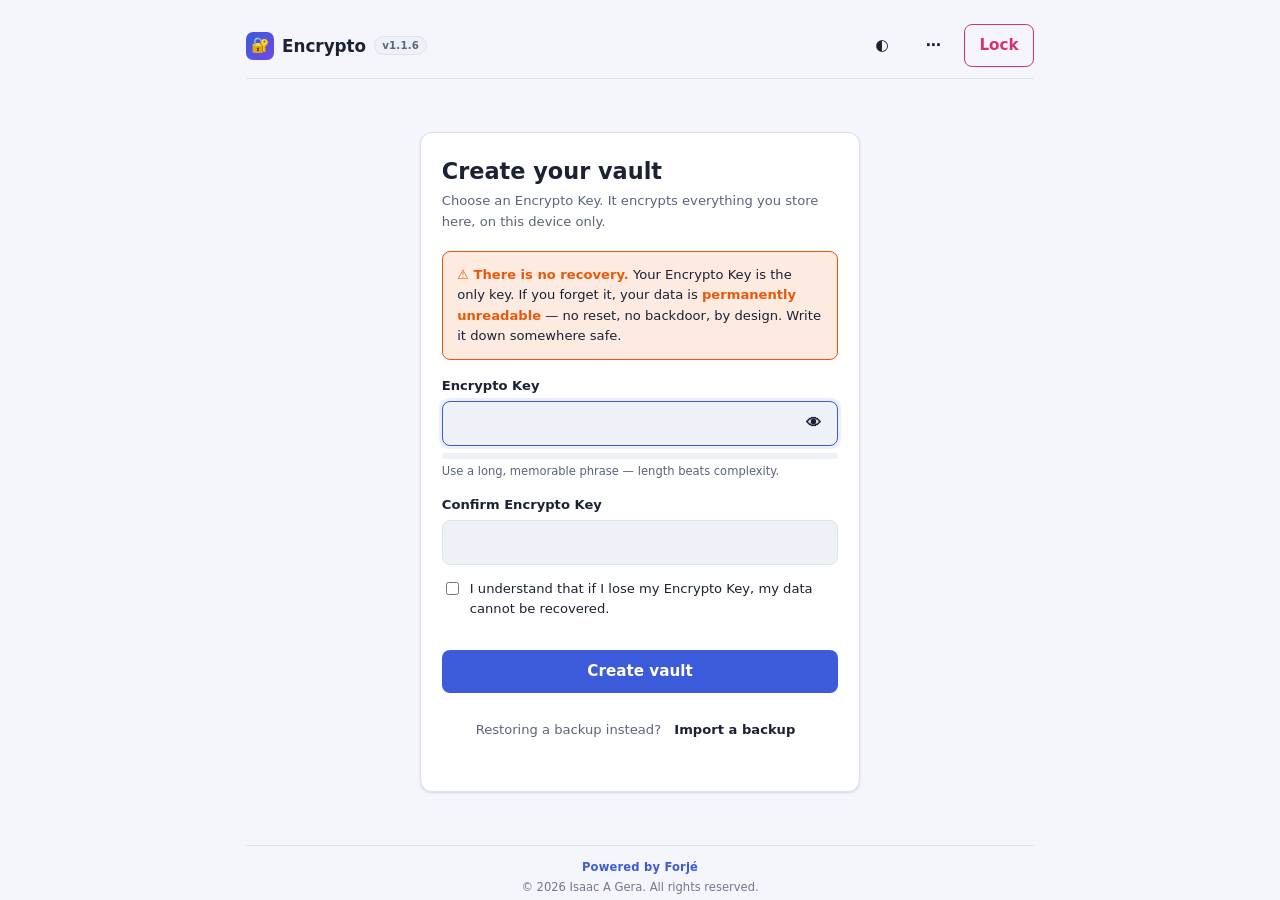
<file: index.html>
<!DOCTYPE html>
<html lang="en" data-theme="">
<head>
<meta charset="UTF-8">
<meta name="viewport" content="width=device-width, initial-scale=1.0, viewport-fit=cover, interactive-widget=resizes-content">
<meta name="description" content="Encrypto — a private, locally-encrypted vault for documents, passwords and card details. Nothing leaves your device.">
<meta name="theme-color" content="#3b5bdb">
<!-- Installed-PWA (iOS): these make the status bar behave and let
     env(safe-area-inset-*) report real values so the header clears the notch. -->
<meta name="apple-mobile-web-app-capable" content="yes">
<meta name="mobile-web-app-capable" content="yes">
<meta name="apple-mobile-web-app-status-bar-style" content="black-translucent">
<meta name="apple-mobile-web-app-title" content="Encrypto">
<title>Encrypto — Private Vault</title>
<link rel="manifest" href="manifest.webmanifest">
<link rel="icon" href="icons/icon.svg" type="image/svg+xml">
<link rel="apple-touch-icon" href="icons/icon-192.png">
<link rel="stylesheet" href="css/styles.css">
</head>
<body>
<div class="app">

  <!-- Top bar (hidden on the gate until unlocked) -->
  <header class="topbar" id="topbar" hidden>
    <div class="brand"><span class="logo" aria-hidden="true">🔐</span> Encrypto <span class="ver-tag" id="verTag" aria-label="version"></span></div>
    <span class="spacer"></span>
    <span class="lock-timer" id="lockTimer" aria-live="off"></span>
    <button class="btn btn-ghost btn-icon" id="themeBtn" aria-label="Toggle light/dark theme" title="Toggle theme">◐</button>
    <button class="btn btn-ghost btn-icon" id="menuBtn" aria-label="Backup & settings" title="Backup & settings" aria-haspopup="menu">⋯</button>
    <button class="btn btn-danger" id="lockBtn" title="Lock the vault now">Lock</button>
  </header>

  <!-- ===================== GATE: SETUP (first run) ===================== -->
  <section class="screen" id="screenSetup" aria-labelledby="setupHeading">
    <div class="gate">
      <div class="panel gate-card">
        <h1 id="setupHeading">Create your vault</h1>
        <p class="lead">Choose an Encrypto Key. It encrypts everything you store here, on this device only.</p>

        <div class="warn-box" role="note">
          <strong>⚠ There is no recovery.</strong> Your Encrypto Key is the only key. If you
          forget it, your data is <strong>permanently unreadable</strong> — no reset, no backdoor,
          by design. Write it down somewhere safe.
        </div>

        <form id="setupForm" novalidate>
          <div class="field">
            <label for="setupPass">Encrypto Key</label>
            <div class="input-wrap">
              <input type="password" id="setupPass" autocomplete="new-password" autocapitalize="off" spellcheck="false" required>
              <button type="button" class="btn btn-ghost btn-icon reveal-btn" data-reveal="setupPass" aria-label="Show Encrypto Key">👁</button>
            </div>
            <div class="meter" aria-hidden="true"><span id="setupMeterBar"></span></div>
            <div class="meter-label" id="setupMeterLabel">Use a long, memorable phrase — length beats complexity.</div>
          </div>

          <div class="field">
            <label for="setupPass2">Confirm Encrypto Key</label>
            <div class="input-wrap">
              <input type="password" id="setupPass2" autocomplete="new-password" autocapitalize="off" spellcheck="false" required>
            </div>
          </div>

          <label style="display:flex;gap:0.5rem;align-items:flex-start;font-size:var(--fs-sm);margin-bottom:0.8rem;cursor:pointer">
            <input type="checkbox" id="setupAck" style="width:auto;min-height:0;margin-top:3px">
            <span>I understand that if I lose my Encrypto Key, my data cannot be recovered.</span>
          </label>

          <div class="form-error" id="setupError" role="alert"></div>
          <button type="submit" class="btn btn-primary" id="setupSubmit" style="width:100%">Create vault</button>
        </form>

        <p class="lead" style="margin-top:1rem;text-align:center">
          Restoring a backup instead?
          <button type="button" class="btn btn-ghost" id="setupImportBtn" style="padding:0.2rem 0.5rem">Import a backup</button>
        </p>
      </div>
    </div>
  </section>

  <!-- ===================== GATE: UNLOCK ===================== -->
  <section class="screen" id="screenUnlock" aria-labelledby="unlockHeading">
    <div class="gate">
      <div class="panel gate-card">
        <h1 id="unlockHeading">Unlock vault</h1>
        <p class="lead">Enter your Encrypto Key to decrypt your data.</p>
        <form id="unlockForm" novalidate>
          <div class="field">
            <label for="unlockPass">Encrypto Key</label>
            <div class="input-wrap">
              <input type="password" id="unlockPass" autocomplete="current-password" autocapitalize="off" spellcheck="false" required autofocus>
              <button type="button" class="btn btn-ghost btn-icon reveal-btn" data-reveal="unlockPass" aria-label="Show Encrypto Key">👁</button>
            </div>
          </div>
          <div class="form-error" id="unlockError" role="alert"></div>
          <button type="submit" class="btn btn-primary" id="unlockSubmit" style="width:100%">Unlock</button>
        </form>
        <p class="lead" style="margin-top:1rem;text-align:center">
          <button type="button" class="btn btn-ghost" id="unlockImportBtn" style="padding:0.2rem 0.5rem">Import a backup</button>
        </p>
      </div>
    </div>
  </section>

  <!-- ===================== VAULT ===================== -->
  <main class="screen" id="screenVault" aria-labelledby="vaultHeading">
    <h1 id="vaultHeading" class="sr-only">Your vault</h1>

    <div class="vault-toolbar">
      <input type="search" class="search" id="searchInput" placeholder="Search entries…" aria-label="Search entries" autocomplete="off">
      <button class="btn btn-primary" id="addBtn">+ Add</button>
    </div>

    <div class="filters" id="typeFilters" role="group" aria-label="Filter by type">
      <button class="chip-btn" data-type="all" aria-pressed="true">All</button>
      <button class="chip-btn" data-type="Document" aria-pressed="false">Documents</button>
      <button class="chip-btn" data-type="Password" aria-pressed="false">Passwords</button>
      <button class="chip-btn" data-type="Card" aria-pressed="false">Cards</button>
      <button class="chip-btn" data-type="Note" aria-pressed="false">Notes</button>
    </div>

    <ul class="entry-list" id="entryList" aria-live="polite"></ul>
  </main>

  <!-- Footer (Powered by Forjé) -->
  <footer class="app-footer">
    <span class="app-footer-brand">Powered by Forjé</span>
    <span class="app-footer-copy">© 2026 Isaac A Gera. All rights reserved.</span>
  </footer>
</div>

<!-- ===================== ENTRY MODAL ===================== -->
<div class="modal-backdrop" id="entryModalBackdrop" role="dialog" aria-modal="true" aria-labelledby="entryModalTitle">
  <div class="modal" id="entryModal">
    <div class="modal-head">
      <h2 id="entryModalTitle">Add entry</h2>
      <button class="btn btn-ghost btn-icon" id="entryCloseBtn" aria-label="Close">✕</button>
    </div>
    <form id="entryForm" novalidate>
      <input type="hidden" id="entryId">
      <div class="field">
        <label for="entryType">Type</label>
        <select id="entryType">
          <option value="Document">Document</option>
          <option value="Password">Password</option>
          <option value="Card">Card</option>
          <option value="Note">Note</option>
        </select>
      </div>
      <div class="field">
        <label for="entryTitle">Title</label>
        <input type="text" id="entryTitle" required autocomplete="off" placeholder="e.g. Passport, Gmail, Visa card">
      </div>
      <!-- type-specific fields injected here -->
      <div id="entryFields"></div>

      <!-- ===== Attachments (v1.1) ===== -->
      <div class="attach-section" id="attachSection">
        <div class="attach-head">
          <h3>Attachments</h3>
          <span class="attach-busy" id="attachBusy" hidden>Working…</span>
        </div>
        <p class="attach-hint" id="attachHint">Attach scans, photos or PDFs. Each file is encrypted with your vault key.</p>
        <ul class="attach-list" id="attachList" aria-live="polite"></ul>
        <div class="attach-add-row">
          <button type="button" class="btn" id="attachAddBtn">📎 Add file</button>
          <span class="attach-busy" id="attachLimit">Max 5&nbsp;MB/file</span>
        </div>
      </div>

      <div class="form-error" id="entryError" role="alert"></div>
      <div class="modal-actions">
        <button type="button" class="btn btn-danger" id="entryDeleteBtn" hidden>Delete</button>
        <span class="spacer"></span>
        <button type="button" class="btn" id="entryCancelBtn">Cancel</button>
        <button type="submit" class="btn btn-primary" id="entrySaveBtn">Save</button>
      </div>
    </form>
  </div>
</div>

<!-- ===================== MENU MODAL (backup/settings) ===================== -->
<div class="modal-backdrop" id="menuModalBackdrop" role="dialog" aria-modal="true" aria-labelledby="menuModalTitle">
  <div class="modal" id="menuModal">
    <div class="modal-head">
      <h2 id="menuModalTitle">Backup & settings</h2>
      <button class="btn btn-ghost btn-icon" id="menuCloseBtn" aria-label="Close">✕</button>
    </div>
    <p class="lead">Your vault lives only in this browser on this device. Export an encrypted
      backup regularly — clearing browser data will erase the vault. Backups include attachments.</p>
    <div style="display:flex;flex-direction:column;gap:0.6rem">
      <button class="btn" id="exportBtn">⬇ Export encrypted backup</button>
      <button class="btn" id="importBtn">⬆ Import backup (replaces current)</button>
      <hr style="border:none;border-top:1px solid var(--border);margin:0.4rem 0">
      <button class="btn btn-danger" id="wipeBtn">🗑 Delete vault from this device</button>
    </div>
  </div>
</div>

<!-- hidden file inputs -->
<input type="file" id="importFile" accept="application/json,.json,.encrypto" hidden>
<input type="file" id="attachFile" hidden>

<div class="toast" id="toast" role="status" aria-live="polite"></div>

<!-- update-ready action toast -->
<div class="update-toast" id="updateToast" role="alertdialog" aria-labelledby="updateMsg" hidden>
  <span class="update-msg" id="updateMsg">A new version is ready.</span>
  <span class="update-actions">
    <button type="button" class="btn btn-primary btn-sm" id="updateNowBtn">Update</button>
    <button type="button" class="btn btn-ghost btn-sm" id="updateLaterBtn">Later</button>
  </span>
</div>

<script src="js/crypto.js"></script>
<script src="js/attachments.js"></script>
<script src="js/store.js"></script>
<script src="js/app.js"></script>
</body>
</html>
</file>
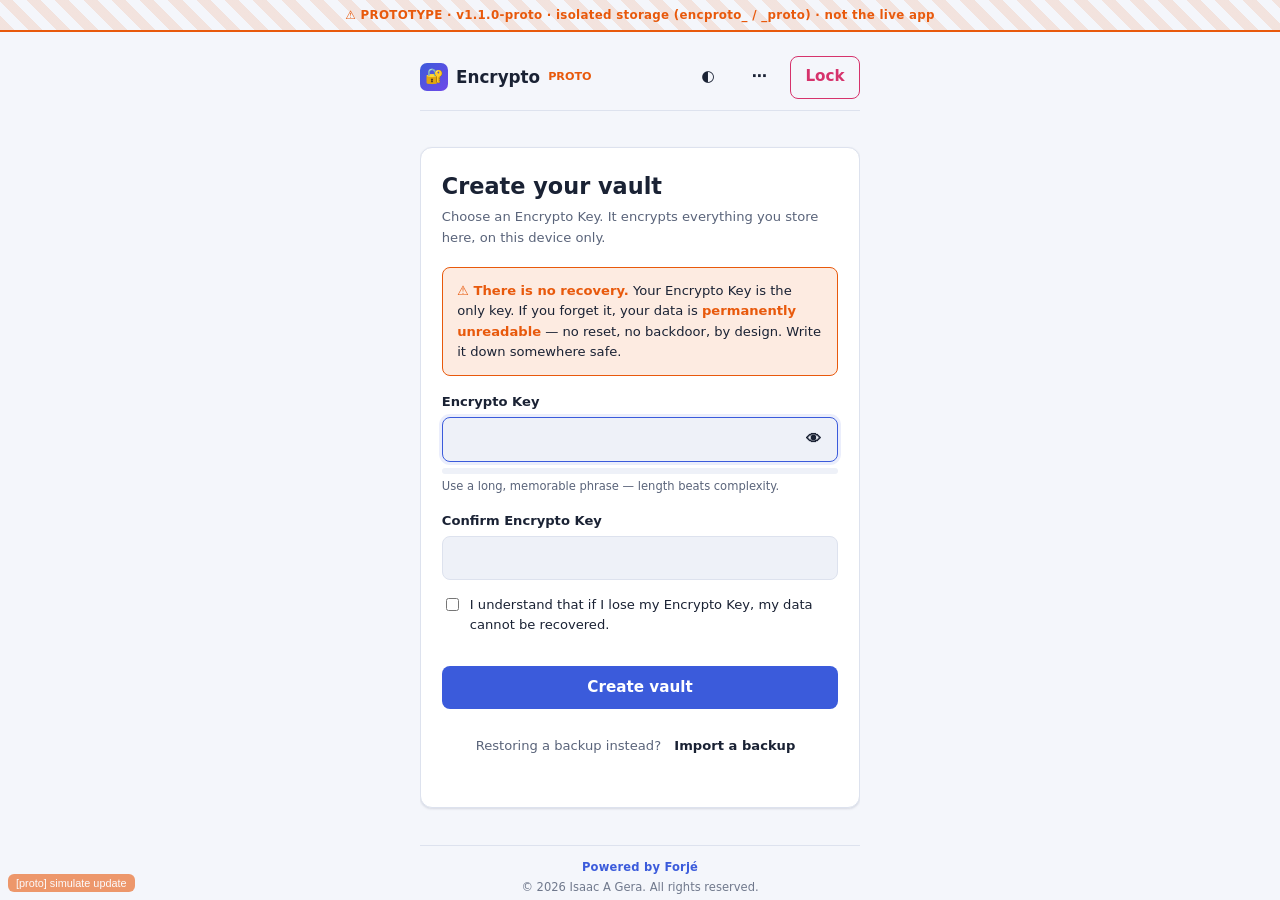
<file: prototypes/index.html>
<!DOCTYPE html>
<html lang="en" data-theme="">
<head>
<meta charset="UTF-8">
<meta name="viewport" content="width=device-width, initial-scale=1.0, viewport-fit=cover, interactive-widget=resizes-content">
<meta name="description" content="Encrypto PROTOTYPE (v1.1.0-proto) — attachments feature testbed. Isolated storage; not the shipped app.">
<meta name="theme-color" content="#3b5bdb">
<meta name="apple-mobile-web-app-capable" content="yes">
<meta name="mobile-web-app-capable" content="yes">
<meta name="apple-mobile-web-app-status-bar-style" content="black-translucent">
<meta name="apple-mobile-web-app-title" content="Encrypto">
<title>Encrypto [PROTO] — Attachments</title>
<link rel="icon" href="../icons/icon.svg" type="image/svg+xml">
<link rel="stylesheet" href="css/styles.css">
</head>
<body>
<!-- PROTOTYPE banner — never mistake this for the shipped app -->
<div class="proto-banner" role="note">⚠ PROTOTYPE · v1.1.0-proto · isolated storage (encproto_ / _proto) · not the live app</div>

<div class="app">

  <header class="topbar" id="topbar" hidden>
    <div class="brand"><span class="logo" aria-hidden="true">🔐</span> Encrypto <span style="font-size:.7rem;color:var(--warn);font-weight:700">PROTO</span></div>
    <span class="spacer"></span>
    <span class="lock-timer" id="lockTimer" aria-live="off"></span>
    <button class="btn btn-ghost btn-icon" id="themeBtn" aria-label="Toggle light/dark theme" title="Toggle theme">◐</button>
    <button class="btn btn-ghost btn-icon" id="menuBtn" aria-label="Backup & settings" title="Backup & settings" aria-haspopup="menu">⋯</button>
    <button class="btn btn-danger" id="lockBtn" title="Lock the vault now">Lock</button>
  </header>

  <!-- ===================== GATE: SETUP (first run) ===================== -->
  <section class="screen" id="screenSetup" aria-labelledby="setupHeading">
    <div class="gate">
      <div class="panel gate-card">
        <h1 id="setupHeading">Create your vault</h1>
        <p class="lead">Choose an Encrypto Key. It encrypts everything you store here, on this device only.</p>

        <div class="warn-box" role="note">
          <strong>⚠ There is no recovery.</strong> Your Encrypto Key is the only key. If you
          forget it, your data is <strong>permanently unreadable</strong> — no reset, no backdoor,
          by design. Write it down somewhere safe.
        </div>

        <form id="setupForm" novalidate>
          <div class="field">
            <label for="setupPass">Encrypto Key</label>
            <div class="input-wrap">
              <input type="password" id="setupPass" autocomplete="new-password" autocapitalize="off" spellcheck="false" required>
              <button type="button" class="btn btn-ghost btn-icon reveal-btn" data-reveal="setupPass" aria-label="Show Encrypto Key">👁</button>
            </div>
            <div class="meter" aria-hidden="true"><span id="setupMeterBar"></span></div>
            <div class="meter-label" id="setupMeterLabel">Use a long, memorable phrase — length beats complexity.</div>
          </div>

          <div class="field">
            <label for="setupPass2">Confirm Encrypto Key</label>
            <div class="input-wrap">
              <input type="password" id="setupPass2" autocomplete="new-password" autocapitalize="off" spellcheck="false" required>
            </div>
          </div>

          <label style="display:flex;gap:0.5rem;align-items:flex-start;font-size:var(--fs-sm);margin-bottom:0.8rem;cursor:pointer">
            <input type="checkbox" id="setupAck" style="width:auto;min-height:0;margin-top:3px">
            <span>I understand that if I lose my Encrypto Key, my data cannot be recovered.</span>
          </label>

          <div class="form-error" id="setupError" role="alert"></div>
          <button type="submit" class="btn btn-primary" id="setupSubmit" style="width:100%">Create vault</button>
        </form>

        <p class="lead" style="margin-top:1rem;text-align:center">
          Restoring a backup instead?
          <button type="button" class="btn btn-ghost" id="setupImportBtn" style="padding:0.2rem 0.5rem">Import a backup</button>
        </p>
      </div>
    </div>
  </section>

  <!-- ===================== GATE: UNLOCK ===================== -->
  <section class="screen" id="screenUnlock" aria-labelledby="unlockHeading">
    <div class="gate">
      <div class="panel gate-card">
        <h1 id="unlockHeading">Unlock vault</h1>
        <p class="lead">Enter your Encrypto Key to decrypt your data.</p>
        <form id="unlockForm" novalidate>
          <div class="field">
            <label for="unlockPass">Encrypto Key</label>
            <div class="input-wrap">
              <input type="password" id="unlockPass" autocomplete="current-password" autocapitalize="off" spellcheck="false" required autofocus>
              <button type="button" class="btn btn-ghost btn-icon reveal-btn" data-reveal="unlockPass" aria-label="Show Encrypto Key">👁</button>
            </div>
          </div>
          <div class="form-error" id="unlockError" role="alert"></div>
          <button type="submit" class="btn btn-primary" id="unlockSubmit" style="width:100%">Unlock</button>
        </form>
        <p class="lead" style="margin-top:1rem;text-align:center">
          <button type="button" class="btn btn-ghost" id="unlockImportBtn" style="padding:0.2rem 0.5rem">Import a backup</button>
        </p>
      </div>
    </div>
  </section>

  <!-- ===================== VAULT ===================== -->
  <main class="screen" id="screenVault" aria-labelledby="vaultHeading">
    <h1 id="vaultHeading" class="sr-only">Your vault</h1>

    <div class="vault-toolbar">
      <input type="search" class="search" id="searchInput" placeholder="Search entries…" aria-label="Search entries" autocomplete="off">
      <button class="btn btn-primary" id="addBtn">+ Add</button>
    </div>

    <div class="filters" id="typeFilters" role="group" aria-label="Filter by type">
      <button class="chip-btn" data-type="all" aria-pressed="true">All</button>
      <button class="chip-btn" data-type="Document" aria-pressed="false">Documents</button>
      <button class="chip-btn" data-type="Password" aria-pressed="false">Passwords</button>
      <button class="chip-btn" data-type="Card" aria-pressed="false">Cards</button>
      <button class="chip-btn" data-type="Note" aria-pressed="false">Notes</button>
    </div>

    <ul class="entry-list" id="entryList" aria-live="polite"></ul>
  </main>

  <footer class="app-footer">
    <span class="app-footer-brand">Powered by Forjé</span>
    <span class="app-footer-copy">© 2026 Isaac A Gera. All rights reserved.</span>
  </footer>
</div>

<!-- ===================== ENTRY MODAL ===================== -->
<div class="modal-backdrop" id="entryModalBackdrop" role="dialog" aria-modal="true" aria-labelledby="entryModalTitle">
  <div class="modal" id="entryModal">
    <div class="modal-head">
      <h2 id="entryModalTitle">Add entry</h2>
      <button class="btn btn-ghost btn-icon" id="entryCloseBtn" aria-label="Close">✕</button>
    </div>
    <form id="entryForm" novalidate>
      <input type="hidden" id="entryId">
      <div class="field">
        <label for="entryType">Type</label>
        <select id="entryType">
          <option value="Document">Document</option>
          <option value="Password">Password</option>
          <option value="Card">Card</option>
          <option value="Note">Note</option>
        </select>
      </div>
      <div class="field">
        <label for="entryTitle">Title</label>
        <input type="text" id="entryTitle" required autocomplete="off" placeholder="e.g. Passport, Gmail, Visa card">
      </div>
      <!-- type-specific fields injected here -->
      <div id="entryFields"></div>

      <!-- ===== Attachments (v1.1) ===== -->
      <div class="attach-section" id="attachSection">
        <div class="attach-head">
          <h3>Attachments</h3>
          <span class="attach-busy" id="attachBusy" hidden>Working…</span>
        </div>
        <p class="attach-hint" id="attachHint">Attach scans, photos or PDFs. Each file is encrypted with your vault key.</p>
        <ul class="attach-list" id="attachList" aria-live="polite"></ul>
        <div class="attach-add-row">
          <button type="button" class="btn" id="attachAddBtn">📎 Add file</button>
          <span class="attach-busy" id="attachLimit">Max 5&nbsp;MB/file</span>
        </div>
      </div>

      <div class="form-error" id="entryError" role="alert"></div>
      <div class="modal-actions">
        <button type="button" class="btn btn-danger" id="entryDeleteBtn" hidden>Delete</button>
        <span class="spacer"></span>
        <button type="button" class="btn" id="entryCancelBtn">Cancel</button>
        <button type="submit" class="btn btn-primary" id="entrySaveBtn">Save</button>
      </div>
    </form>
  </div>
</div>

<!-- ===================== MENU MODAL (backup/settings) ===================== -->
<div class="modal-backdrop" id="menuModalBackdrop" role="dialog" aria-modal="true" aria-labelledby="menuModalTitle">
  <div class="modal" id="menuModal">
    <div class="modal-head">
      <h2 id="menuModalTitle">Backup & settings</h2>
      <button class="btn btn-ghost btn-icon" id="menuCloseBtn" aria-label="Close">✕</button>
    </div>
    <p class="lead">Your vault lives only in this browser on this device. Export an encrypted
      backup regularly — clearing browser data will erase the vault. Backups include attachments.</p>
    <div style="display:flex;flex-direction:column;gap:0.6rem">
      <button class="btn" id="exportBtn">⬇ Export encrypted backup</button>
      <button class="btn" id="importBtn">⬆ Import backup (replaces current)</button>
      <hr style="border:none;border-top:1px solid var(--border);margin:0.4rem 0">
      <button class="btn btn-danger" id="wipeBtn">🗑 Delete vault from this device</button>
    </div>
  </div>
</div>

<!-- hidden file inputs -->
<input type="file" id="importFile" accept="application/json,.json,.encrypto" hidden>
<input type="file" id="attachFile" hidden>

<div class="toast" id="toast" role="status" aria-live="polite"></div>

<!-- update-ready action toast -->
<div class="update-toast" id="updateToast" role="alertdialog" aria-labelledby="updateMsg" hidden>
  <span class="update-msg" id="updateMsg">A new version is ready.</span>
  <span class="update-actions">
    <button type="button" class="btn btn-primary btn-sm" id="updateNowBtn">Update</button>
    <button type="button" class="btn btn-ghost btn-sm" id="updateLaterBtn">Later</button>
  </span>
</div>

<!-- PROTOTYPE-only: simulate an update-ready event (no real SW in the prototype) -->
<button type="button" id="simUpdateBtn"
  style="position:fixed;left:8px;bottom:8px;z-index:80;font-size:.68rem;opacity:.6;background:#e8590c;color:#fff;border:0;border-radius:6px;padding:3px 8px;cursor:pointer">
  [proto] simulate update
</button>

<script src="js/crypto.js"></script>
<script src="js/attachments.js"></script>
<script src="js/store.js"></script>
<script src="js/app.js"></script>
</body>
</html>
</file>
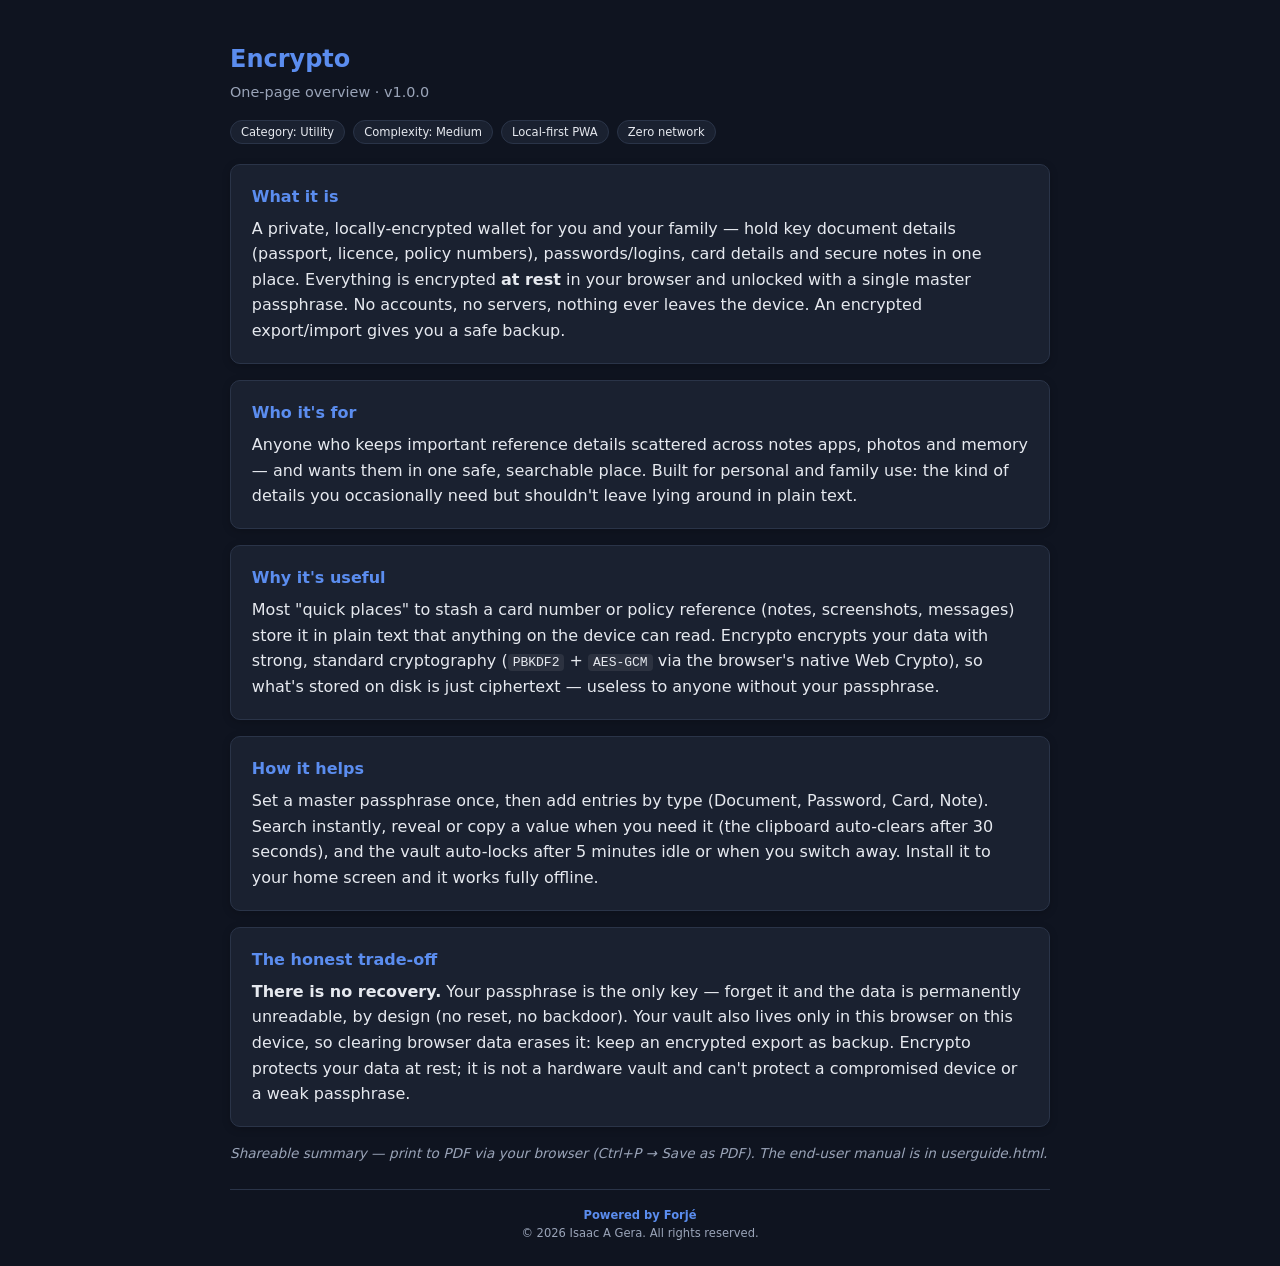
<file: overview.html>
﻿<!DOCTYPE html>
<html lang="en">
<head>
<meta charset="UTF-8">
<meta name="viewport" content="width=device-width,initial-scale=1.0">
<title>Encrypto - Overview</title>
<style>
  body{font-family:system-ui,-apple-system,'Segoe UI',sans-serif;background:#0f1420;color:#e6e9ef;line-height:1.6;max-width:820px;margin:0 auto;padding:1.5rem}
  h1{color:#5b8def;font-size:1.5rem;margin-bottom:.15rem}
  .sub{color:#9aa4b8;font-size:.9rem;margin-bottom:1rem}
  .tag{display:inline-block;background:rgba(224,169,74,0.18);color:#e0a94a;font-weight:700;font-size:.7rem;padding:2px 10px;border-radius:999px;margin-bottom:1rem;border:1px solid rgba(224,169,74,0.3)}
  .meta{display:flex;gap:.5rem;flex-wrap:wrap;margin-bottom:1.2rem}
  .chip{font-size:.72rem;padding:2px 10px;border-radius:999px;border:1px solid #2a3448;background:#1a2130;color:#e6e9ef}
  .card{background:#1a2130;border:1px solid #2a3448;border-radius:10px;padding:1rem 1.3rem;box-shadow:0 2px 8px rgba(0,0,0,.2);margin-bottom:1rem}
  h2{color:#5b8def;font-size:1rem;margin:.2rem 0 .4rem}
  p{margin:.2rem 0;color:#e6e9ef}
  ul{margin:.3rem 0;padding-left:1.2rem;color:#e6e9ef}
  li{margin-bottom:.25rem}
  strong{color:#e6e9ef}
  code{background:rgba(255,255,255,0.08);padding:1px 5px;border-radius:4px;color:#e6e9ef}
  em{color:#9aa4b8}
  .hint{color:#9aa4b8;font-style:italic}
  .footer{margin-top:1.5rem;padding-top:1rem;border-top:1px solid #2a3448;text-align:center;color:#9aa4b8;font-size:.72rem;line-height:1.6}
  .footer .brand{color:#5b8def;font-weight:600}
  @media print{
    body{background:#fff;color:#1e293b;max-width:none;padding:0;font-size:11pt}
    .card{background:#fff;border-color:#ddd;box-shadow:none;break-inside:avoid}
    .tag{background:#fef3c7;color:#92400e;border-color:#92400e}
    h1,h2{color:#000}
    p,ul,li,strong{color:#1e293b}
    code{background:#f5f5f5;color:#1e293b}
    .chip{background:#f5f5f5;border-color:#ddd;color:#333}
    .footer{display:none}
  }
</style>
</head>
<body>
  <h1>Encrypto</h1>
  <div class="sub">One-page overview &middot; v1.0.0</div>
  <div class="meta">
    <span class="chip">Category: Utility</span>
    <span class="chip">Complexity: Medium</span>
    <span class="chip">Local-first PWA</span>
    <span class="chip">Zero network</span>
  </div>

  <div class="card">
    <h2>What it is</h2>
    <p>A private, locally-encrypted wallet for you and your family — hold key document details (passport, licence, policy numbers), passwords/logins, card details and secure notes in one place. Everything is encrypted <strong>at rest</strong> in your browser and unlocked with a single master passphrase. No accounts, no servers, nothing ever leaves the device. An encrypted export/import gives you a safe backup.</p>
  </div>

  <div class="card">
    <h2>Who it's for</h2>
    <p>Anyone who keeps important reference details scattered across notes apps, photos and memory — and wants them in one safe, searchable place. Built for personal and family use: the kind of details you occasionally need but shouldn't leave lying around in plain text.</p>
  </div>

  <div class="card">
    <h2>Why it's useful</h2>
    <p>Most "quick places" to stash a card number or policy reference (notes, screenshots, messages) store it in plain text that anything on the device can read. Encrypto encrypts your data with strong, standard cryptography (<code>PBKDF2</code> + <code>AES-GCM</code> via the browser's native Web Crypto), so what's stored on disk is just ciphertext — useless to anyone without your passphrase.</p>
  </div>

  <div class="card">
    <h2>How it helps</h2>
    <p>Set a master passphrase once, then add entries by type (Document, Password, Card, Note). Search instantly, reveal or copy a value when you need it (the clipboard auto-clears after 30 seconds), and the vault auto-locks after 5 minutes idle or when you switch away. Install it to your home screen and it works fully offline.</p>
  </div>

  <div class="card">
    <h2>The honest trade-off</h2>
    <p><strong>There is no recovery.</strong> Your passphrase is the only key — forget it and the data is permanently unreadable, by design (no reset, no backdoor). Your vault also lives only in this browser on this device, so clearing browser data erases it: keep an encrypted export as backup. Encrypto protects your data at rest; it is not a hardware vault and can't protect a compromised device or a weak passphrase.</p>
  </div>

  <p class="hint" style="font-size:.85rem;margin-top:1rem">
    Shareable summary — print to PDF via your browser (Ctrl+P &rarr; Save as PDF).
    The end-user manual is in userguide.html.
  </p>

  <div class="footer">
    <div class="brand">Powered by Forjé</div>
    <div>&copy; 2026 Isaac A Gera. All rights reserved.</div>
  </div>
</body>
</html>
</file>
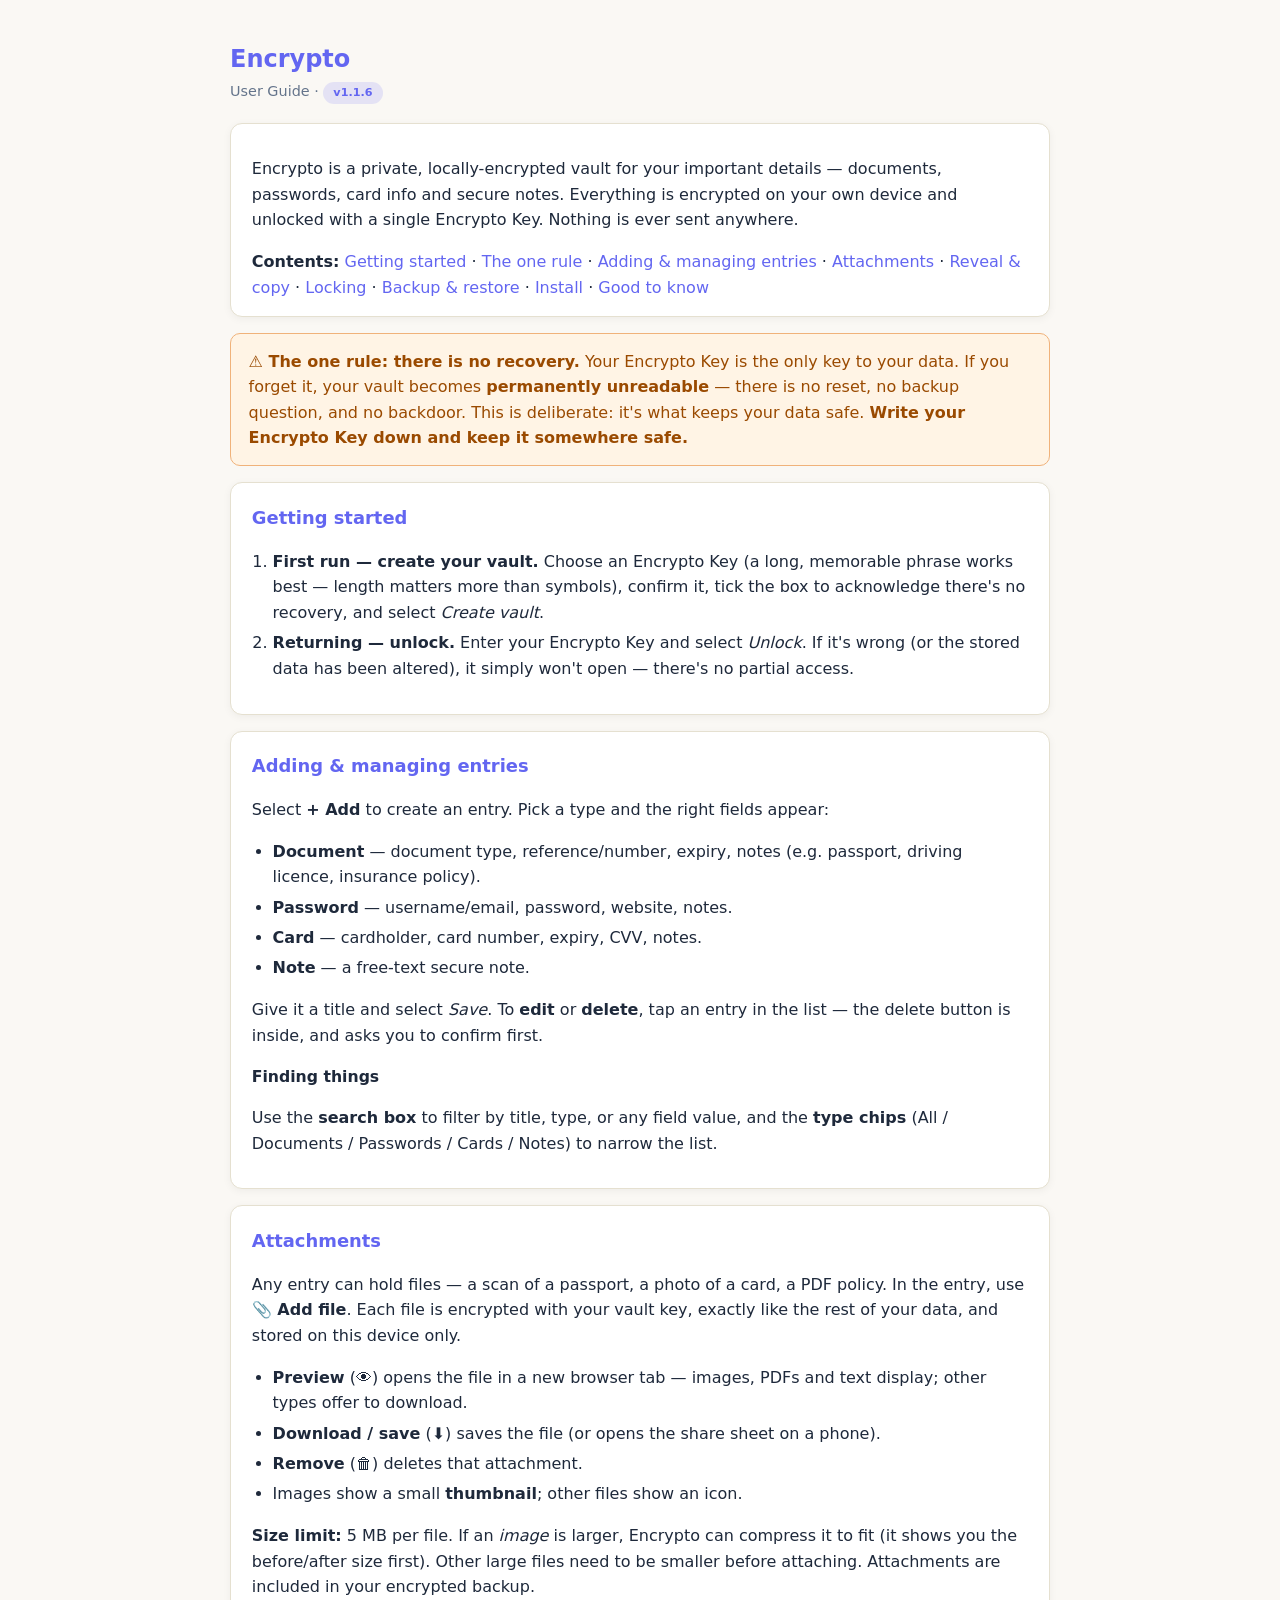
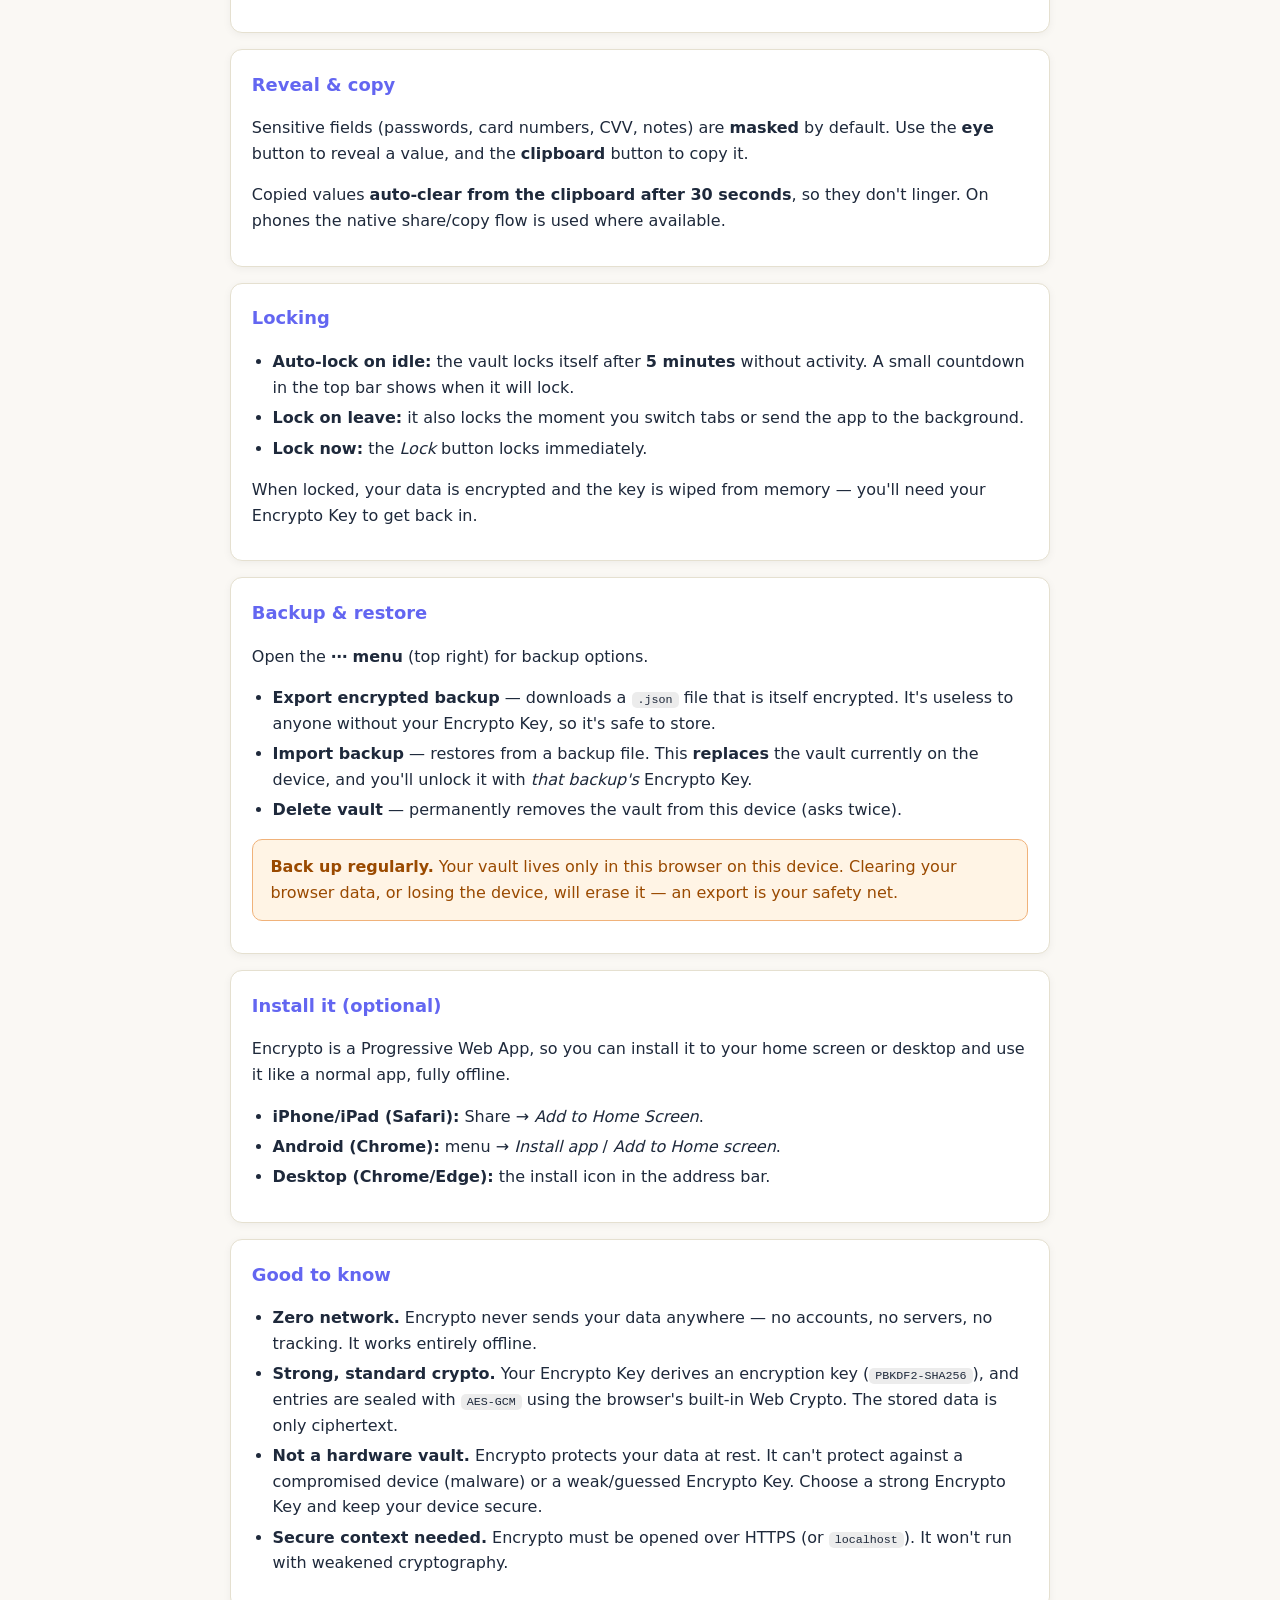
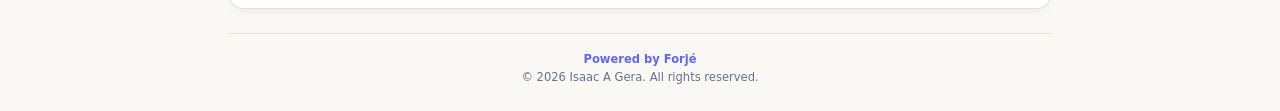
<file: userguide.html>
﻿<!DOCTYPE html>
<html lang="en">
<head>
<meta charset="UTF-8">
<meta name="viewport" content="width=device-width,initial-scale=1.0">
<title>Encrypto — User Guide</title>
<style>
  :root{--bg:#faf8f4;--card:#fff;--ink:#1e293b;--muted:#64748b;--accent:#4a2fb8;--accent2:#6366f1;--border:#e5e0d0;--warn-bg:#fff4e5;--warn-ink:#9a4a00;--warn-bd:#f0b27a}
  @media (prefers-color-scheme: dark){
    :root{--bg:#0f1420;--card:#1a2130;--ink:#e6e9ef;--muted:#9aa4b8;--accent:#8aa6ff;--accent2:#5b8def;--border:#2a3448;--warn-bg:#2a2010;--warn-ink:#ffc98a;--warn-bd:#5a4420}
  }
  body{font-family:system-ui,-apple-system,'Segoe UI',sans-serif;background:var(--bg);color:var(--ink);line-height:1.6;max-width:820px;margin:0 auto;padding:1.5rem}
  h1{color:var(--accent2);font-size:1.5rem;margin-bottom:.1rem}
  .sub{color:var(--muted);font-size:.9rem;margin-bottom:1.2rem}
  h2{color:var(--accent2);font-size:1.12rem;margin:.3rem 0 .5rem}
  h3{font-size:.98rem;margin:.8rem 0 .3rem}
  .card{background:var(--card);border:1px solid var(--border);border-radius:12px;padding:1rem 1.3rem;box-shadow:0 2px 8px rgba(0,0,0,.05);margin-bottom:1rem}
  p,li{color:var(--ink)}
  ul,ol{padding-left:1.3rem}
  li{margin-bottom:.3rem}
  code{background:rgba(127,127,127,.15);padding:1px 6px;border-radius:5px;font-size:.9em}
  .warn{background:var(--warn-bg);border:1px solid var(--warn-bd);color:var(--warn-ink);border-radius:10px;padding:.9rem 1.1rem;margin:1rem 0}
  .warn strong{color:var(--warn-ink)}
  .toc a{color:var(--accent2);text-decoration:none}
  .toc a:hover{text-decoration:underline}
  kbd{background:var(--card);border:1px solid var(--border);border-bottom-width:2px;border-radius:5px;padding:1px 6px;font-size:.85em}
  .footer{margin-top:1.5rem;padding-top:1rem;border-top:1px solid var(--border);text-align:center;color:var(--muted);font-size:.72rem;line-height:1.6}
  .footer .brand{color:var(--accent2);font-weight:600}
  .tag{display:inline-block;background:rgba(99,102,241,.15);color:var(--accent2);font-weight:700;font-size:.7rem;padding:2px 10px;border-radius:999px}
</style>
</head>
<body>
  <h1>Encrypto</h1>
  <div class="sub">User Guide &middot; <span class="tag">v1.1.6</span></div>

  <div class="card">
    <p>Encrypto is a private, locally-encrypted vault for your important details — documents,
    passwords, card info and secure notes. Everything is encrypted on your own device and
    unlocked with a single Encrypto Key. Nothing is ever sent anywhere.</p>
    <div class="toc">
      <strong>Contents:</strong>
      <a href="#start">Getting started</a> &middot;
      <a href="#recovery">The one rule</a> &middot;
      <a href="#entries">Adding &amp; managing entries</a> &middot;
      <a href="#attachments">Attachments</a> &middot;
      <a href="#copy">Reveal &amp; copy</a> &middot;
      <a href="#lock">Locking</a> &middot;
      <a href="#backup">Backup &amp; restore</a> &middot;
      <a href="#install">Install</a> &middot;
      <a href="#limits">Good to know</a>
    </div>
  </div>

  <div class="warn" id="recovery">
    <strong>⚠ The one rule: there is no recovery.</strong> Your Encrypto Key is the only
    key to your data. If you forget it, your vault becomes <strong>permanently unreadable</strong> —
    there is no reset, no backup question, and no backdoor. This is deliberate: it's what keeps your
    data safe. <strong>Write your Encrypto Key down and keep it somewhere safe.</strong>
  </div>

  <div class="card" id="start">
    <h2>Getting started</h2>
    <ol>
      <li><strong>First run — create your vault.</strong> Choose an Encrypto Key (a long,
      memorable phrase works best — length matters more than symbols), confirm it, tick the box to
      acknowledge there's no recovery, and select <em>Create vault</em>.</li>
      <li><strong>Returning — unlock.</strong> Enter your Encrypto Key and select <em>Unlock</em>. If
      it's wrong (or the stored data has been altered), it simply won't open — there's no partial
      access.</li>
    </ol>
  </div>

  <div class="card" id="entries">
    <h2>Adding &amp; managing entries</h2>
    <p>Select <strong>+ Add</strong> to create an entry. Pick a type and the right fields appear:</p>
    <ul>
      <li><strong>Document</strong> — document type, reference/number, expiry, notes
        (e.g. passport, driving licence, insurance policy).</li>
      <li><strong>Password</strong> — username/email, password, website, notes.</li>
      <li><strong>Card</strong> — cardholder, card number, expiry, CVV, notes.</li>
      <li><strong>Note</strong> — a free-text secure note.</li>
    </ul>
    <p>Give it a title and select <em>Save</em>. To <strong>edit</strong> or <strong>delete</strong>,
    tap an entry in the list — the delete button is inside, and asks you to confirm first.</p>
    <h3>Finding things</h3>
    <p>Use the <strong>search box</strong> to filter by title, type, or any field value, and the
    <strong>type chips</strong> (All / Documents / Passwords / Cards / Notes) to narrow the list.</p>
  </div>

  <div class="card" id="attachments">
    <h2>Attachments</h2>
    <p>Any entry can hold files — a scan of a passport, a photo of a card, a PDF policy. In the
    entry, use <strong>📎 Add file</strong>. Each file is encrypted with your vault key, exactly
    like the rest of your data, and stored on this device only.</p>
    <ul>
      <li><strong>Preview</strong> (👁) opens the file in a new browser tab — images, PDFs and
      text display; other types offer to download.</li>
      <li><strong>Download / save</strong> (⬇) saves the file (or opens the share sheet on a
      phone).</li>
      <li><strong>Remove</strong> (🗑) deletes that attachment.</li>
      <li>Images show a small <strong>thumbnail</strong>; other files show an icon.</li>
    </ul>
    <p><strong>Size limit:</strong> 5 MB per file. If an <em>image</em> is larger, Encrypto can
    compress it to fit (it shows you the before/after size first). Other large files need to be
    smaller before attaching. Attachments are included in your encrypted backup.</p>
  </div>

  <div class="card" id="copy">
    <h2>Reveal &amp; copy</h2>
    <p>Sensitive fields (passwords, card numbers, CVV, notes) are <strong>masked</strong> by default.
    Use the <strong>eye</strong> button to reveal a value, and the <strong>clipboard</strong> button
    to copy it.</p>
    <p>Copied values <strong>auto-clear from the clipboard after 30 seconds</strong>, so they don't
    linger. On phones the native share/copy flow is used where available.</p>
  </div>

  <div class="card" id="lock">
    <h2>Locking</h2>
    <ul>
      <li><strong>Auto-lock on idle:</strong> the vault locks itself after <strong>5 minutes</strong>
      without activity. A small countdown in the top bar shows when it will lock.</li>
      <li><strong>Lock on leave:</strong> it also locks the moment you switch tabs or send the app to
      the background.</li>
      <li><strong>Lock now:</strong> the <em>Lock</em> button locks immediately.</li>
    </ul>
    <p>When locked, your data is encrypted and the key is wiped from memory — you'll need your
    Encrypto Key to get back in.</p>
  </div>

  <div class="card" id="backup">
    <h2>Backup &amp; restore</h2>
    <p>Open the <strong>⋯ menu</strong> (top right) for backup options.</p>
    <ul>
      <li><strong>Export encrypted backup</strong> — downloads a <code>.json</code> file that is
      itself encrypted. It's useless to anyone without your Encrypto Key, so it's safe to store.</li>
      <li><strong>Import backup</strong> — restores from a backup file. This <strong>replaces</strong>
      the vault currently on the device, and you'll unlock it with <em>that backup's</em> Encrypto Key.</li>
      <li><strong>Delete vault</strong> — permanently removes the vault from this device (asks twice).</li>
    </ul>
    <div class="warn">
      <strong>Back up regularly.</strong> Your vault lives only in this browser on this device.
      Clearing your browser data, or losing the device, will erase it — an export is your safety net.
    </div>
  </div>

  <div class="card" id="install">
    <h2>Install it (optional)</h2>
    <p>Encrypto is a Progressive Web App, so you can install it to your home screen or desktop and
    use it like a normal app, fully offline.</p>
    <ul>
      <li><strong>iPhone/iPad (Safari):</strong> Share → <em>Add to Home Screen</em>.</li>
      <li><strong>Android (Chrome):</strong> menu → <em>Install app</em> / <em>Add to Home screen</em>.</li>
      <li><strong>Desktop (Chrome/Edge):</strong> the install icon in the address bar.</li>
    </ul>
  </div>

  <div class="card" id="limits">
    <h2>Good to know</h2>
    <ul>
      <li><strong>Zero network.</strong> Encrypto never sends your data anywhere — no accounts, no
      servers, no tracking. It works entirely offline.</li>
      <li><strong>Strong, standard crypto.</strong> Your Encrypto Key derives an encryption key
      (<code>PBKDF2-SHA256</code>), and entries are sealed with <code>AES-GCM</code> using the
      browser's built-in Web Crypto. The stored data is only ciphertext.</li>
      <li><strong>Not a hardware vault.</strong> Encrypto protects your data at rest. It can't
      protect against a compromised device (malware) or a weak/guessed Encrypto Key. Choose a strong
      Encrypto Key and keep your device secure.</li>
      <li><strong>Secure context needed.</strong> Encrypto must be opened over HTTPS (or
      <code>localhost</code>). It won't run with weakened cryptography.</li>
    </ul>
  </div>

  <div class="footer">
    <div class="brand">Powered by Forjé</div>
    <div>&copy; 2026 Isaac A Gera. All rights reserved.</div>
  </div>
</body>
</html>
</file>
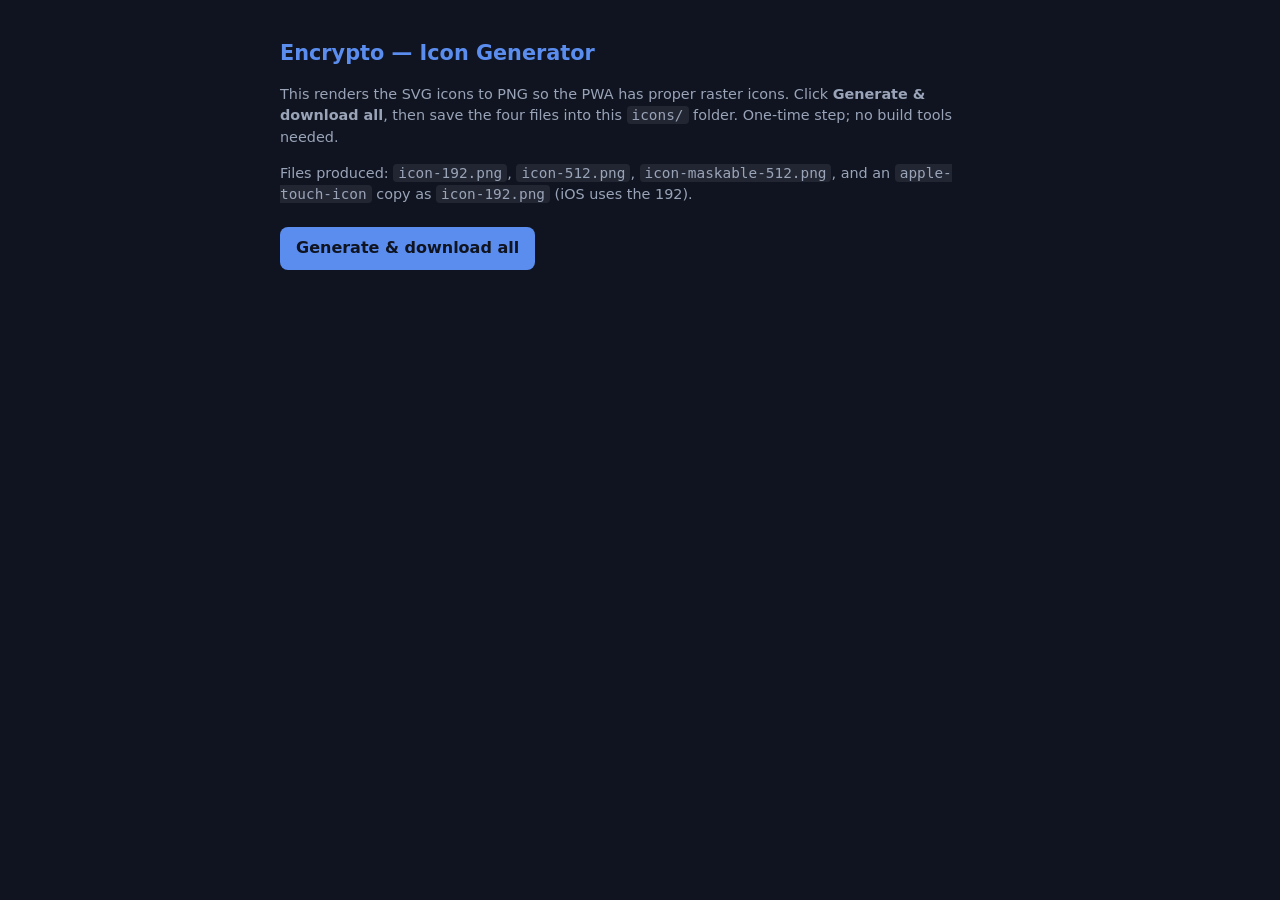
<file: icons/make-icons.html>
<!DOCTYPE html>
<html lang="en">
<head>
<meta charset="UTF-8">
<meta name="viewport" content="width=device-width,initial-scale=1.0">
<title>Encrypto — Icon Generator</title>
<style>
  body{font-family:system-ui,-apple-system,'Segoe UI',sans-serif;background:#0f1420;color:#e6e9ef;line-height:1.5;max-width:720px;margin:0 auto;padding:1.5rem}
  h1{color:#5b8def;font-size:1.3rem}
  p{color:#9aa4b8;font-size:.9rem}
  button{font:inherit;font-weight:600;background:#5b8def;color:#0f1420;border:0;border-radius:8px;padding:.6rem 1rem;cursor:pointer;margin:.3rem .3rem 0 0}
  canvas{image-rendering:auto;margin:.5rem;border:1px solid #2a3448;border-radius:8px;background:#111}
  code{background:rgba(255,255,255,.08);padding:1px 5px;border-radius:4px}
  .row{display:flex;flex-wrap:wrap;align-items:center;gap:.4rem;margin-top:1rem}
</style>
</head>
<body>
  <h1>Encrypto — Icon Generator</h1>
  <p>This renders the SVG icons to PNG so the PWA has proper raster icons. Click
    <strong>Generate &amp; download all</strong>, then save the four files into this
    <code>icons/</code> folder. One-time step; no build tools needed.</p>
  <p>Files produced: <code>icon-192.png</code>, <code>icon-512.png</code>,
     <code>icon-maskable-512.png</code>, and an <code>apple-touch-icon</code> copy as
     <code>icon-192.png</code> (iOS uses the 192).</p>

  <div class="row">
    <button id="genBtn">Generate &amp; download all</button>
  </div>
  <div class="row" id="preview"></div>

<script>
(function () {
  var standard = 'icon.svg';
  var maskable = 'icon-maskable.svg';
  var jobs = [
    { src: standard, size: 192, name: 'icon-192.png' },
    { src: standard, size: 512, name: 'icon-512.png' },
    { src: maskable, size: 512, name: 'icon-maskable-512.png' }
  ];

  function loadSvg(url) {
    return fetch(url).then(function (r) {
      if (!r.ok) throw new Error('cannot load ' + url + ' (serve over http/localhost)');
      return r.text();
    }).then(function (svgText) {
      return new Promise(function (resolve, reject) {
        var blob = new Blob([svgText], { type: 'image/svg+xml' });
        var u = URL.createObjectURL(blob);
        var img = new Image();
        img.onload = function () { resolve({ img: img, url: u }); };
        img.onerror = function () { reject(new Error('image decode failed for ' + url)); };
        img.src = u;
      });
    });
  }

  function render(job) {
    return loadSvg(job.src).then(function (o) {
      var c = document.createElement('canvas');
      c.width = job.size; c.height = job.size;
      var ctx = c.getContext('2d');
      ctx.clearRect(0, 0, job.size, job.size);
      ctx.drawImage(o.img, 0, 0, job.size, job.size);
      URL.revokeObjectURL(o.url);
      // preview
      var pc = c.cloneNode();
      pc.getContext('2d').drawImage(c, 0, 0);
      pc.style.width = '96px'; pc.style.height = '96px';
      document.getElementById('preview').appendChild(pc);
      return new Promise(function (resolve) {
        c.toBlob(function (blob) { resolve({ blob: blob, name: job.name }); }, 'image/png');
      });
    });
  }

  function download(blob, name) {
    var u = URL.createObjectURL(blob);
    var a = document.createElement('a');
    a.href = u; a.download = name;
    document.body.appendChild(a); a.click(); document.body.removeChild(a);
    setTimeout(function () { URL.revokeObjectURL(u); }, 800);
  }

  document.getElementById('genBtn').addEventListener('click', function () {
    document.getElementById('preview').innerHTML = '';
    jobs.reduce(function (p, job) {
      return p.then(function () {
        return render(job).then(function (res) { download(res.blob, res.name); });
      });
    }, Promise.resolve()).catch(function (e) { alert(e.message); });
  });
})();
</script>
</body>
</html>
</file>
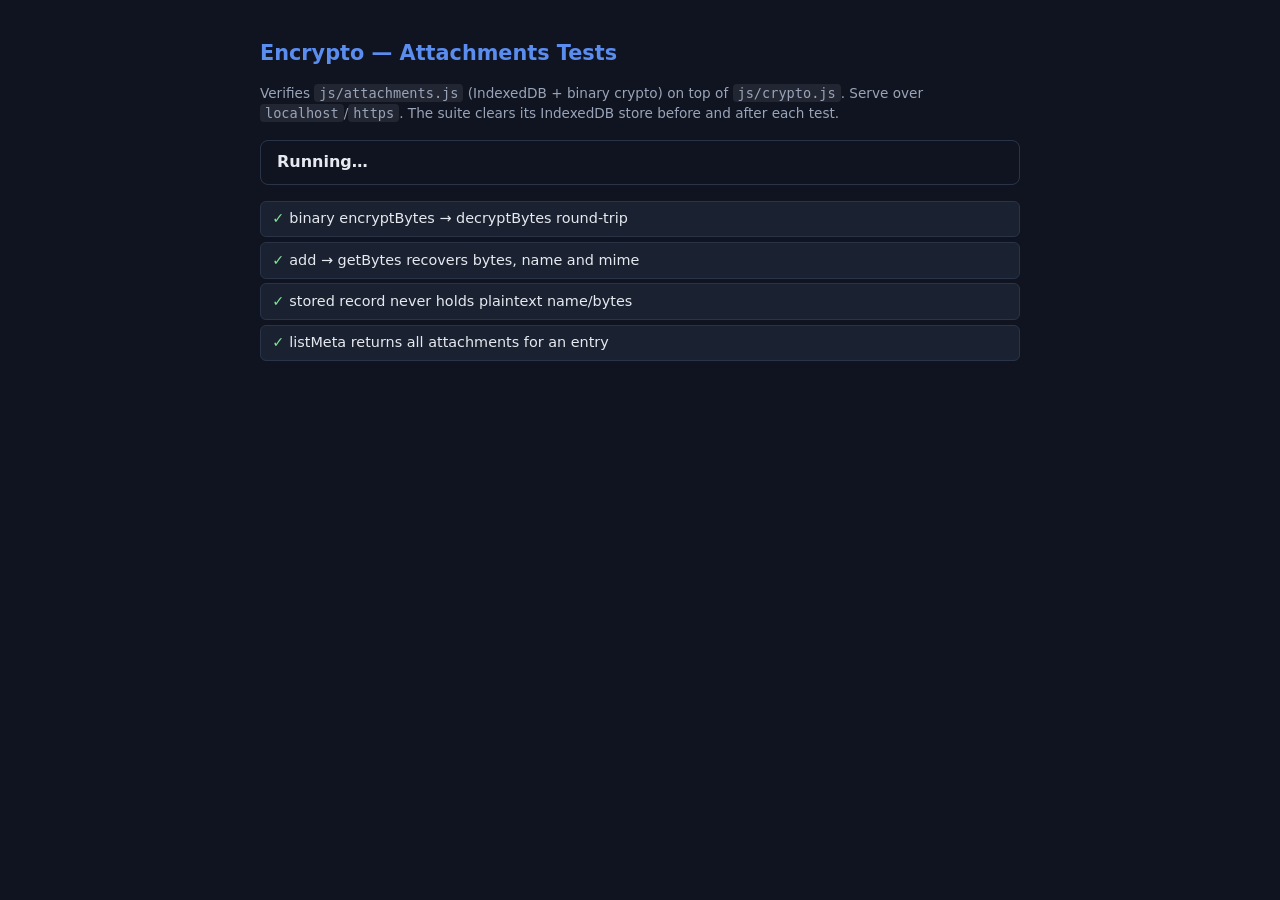
<file: tests/attachments-test.html>
<!DOCTYPE html>
<html lang="en">
<head>
<meta charset="UTF-8">
<meta name="viewport" content="width=device-width,initial-scale=1.0">
<title>Encrypto — Attachments Tests</title>
<style>
  body{font-family:system-ui,-apple-system,'Segoe UI',sans-serif;background:#0f1420;color:#e6e9ef;line-height:1.5;max-width:760px;margin:0 auto;padding:1.5rem}
  h1{color:#5b8def;font-size:1.3rem}
  .sub{color:#9aa4b8;font-size:.85rem;margin-bottom:1rem}
  #summary{font-weight:700;padding:.6rem 1rem;border-radius:8px;margin:1rem 0;border:1px solid #2a3448}
  #summary.pass{background:rgba(52,199,89,.15);color:#7ee495;border-color:rgba(52,199,89,.4)}
  #summary.fail{background:rgba(255,69,58,.15);color:#ff9f98;border-color:rgba(255,69,58,.4)}
  ul{list-style:none;padding:0}
  li{padding:.4rem .7rem;border-radius:6px;margin-bottom:.3rem;background:#1a2130;border:1px solid #2a3448;font-size:.9rem}
  li.ok::before{content:"\2713  ";color:#7ee495;font-weight:700}
  li.bad::before{content:"\2717  ";color:#ff9f98;font-weight:700}
  li .detail{display:block;color:#9aa4b8;font-size:.78rem;margin-top:.2rem}
  code{background:rgba(255,255,255,.08);padding:1px 5px;border-radius:4px}
</style>
</head>
<body>
  <h1>Encrypto — Attachments Tests</h1>
  <div class="sub">
    Verifies <code>js/attachments.js</code> (IndexedDB + binary crypto) on top of
    <code>js/crypto.js</code>. Serve over <code>localhost</code>/<code>https</code>. The suite
    clears its IndexedDB store before and after each test.
  </div>
  <div id="summary">Running…</div>
  <ul id="results"></ul>

<script src="../js/crypto.js"></script>
<script src="../js/attachments.js"></script>
<script>
(function () {
  'use strict';
  var results = document.getElementById('results');
  var summary = document.getElementById('summary');
  var passed = 0, failed = 0;
  var C = window.EncryptoCrypto;
  var A = window.EncryptoAttachments;

  function record(name, ok, detail) {
    var li = document.createElement('li');
    li.className = ok ? 'ok' : 'bad';
    li.textContent = name;
    if (detail) { var d = document.createElement('span'); d.className = 'detail'; d.textContent = detail; li.appendChild(d); }
    results.appendChild(li);
    if (ok) passed++; else failed++;
  }
  function assert(cond, msg) { if (!cond) throw new Error(msg || 'assertion failed'); }
  async function assertThrows(p, msg) {
    try { await (typeof p === 'function' ? p() : p); }
    catch (e) { return e; }
    throw new Error(msg || 'expected error');
  }
  async function clean() { try { await A.clearAll(); } catch (e) {} }
  async function test(name, fn) {
    await clean();
    try { await fn(); record(name, true); }
    catch (e) { record(name, false, String(e && e.message || e)); }
    finally { await clean(); }
  }
  function bytesOf(str) { return new TextEncoder().encode(str); }
  function sameBytes(a, b) {
    if (a.length !== b.length) return false;
    for (var i = 0; i < a.length; i++) if (a[i] !== b[i]) return false;
    return true;
  }
  async function keyFor(pass) { return C.deriveKey(pass || 'test-passphrase', C.newSalt()); }

  async function run() {
    if (!A) { summary.className = 'fail'; summary.textContent = 'FAIL — EncryptoAttachments not loaded'; return; }

    await test('binary encryptBytes → decryptBytes round-trip', async function () {
      var key = await keyFor();
      var raw = bytesOf('⚑ binary payload with ünïcödé'.repeat(50));
      var dec = await C.decryptBytes(await C.encryptBytes(raw, key), key);
      assert(sameBytes(dec, raw), 'byte round-trip mismatch');
    });

    await test('add → getBytes recovers bytes, name and mime', async function () {
      var key = await keyFor();
      var raw = bytesOf('PDF-ish content');
      var meta = await A.add('entry1', { name: 'passport.pdf', mimeType: 'application/pdf', bytes: raw }, key);
      assert(meta.id && meta.name === 'passport.pdf' && meta.size === raw.length, 'bad metadata');
      var got = await A.getBytes(meta.id, key);
      assert(got.name === 'passport.pdf' && got.mimeType === 'application/pdf' && sameBytes(got.bytes, raw), 'recover mismatch');
    });

    await test('stored record never holds plaintext name/bytes', async function () {
      var key = await keyFor();
      await A.add('entry1', { name: 'secret-passport.pdf', mimeType: 'application/pdf', bytes: bytesOf('TOPSECRET') }, key);
      var blob = JSON.stringify(await A.exportAll());
      assert(blob.indexOf('secret-passport') === -1, 'filename leaked');
      assert(blob.indexOf('TOPSECRET') === -1, 'content leaked');
    });

    await test('listMeta returns all attachments for an entry', async function () {
      var key = await keyFor();
      await A.add('entryX', { name: 'a.txt', mimeType: 'text/plain', bytes: bytesOf('a') }, key);
      await A.add('entryX', { name: 'b.txt', mimeType: 'text/plain', bytes: bytesOf('b') }, key);
      await A.add('entryY', { name: 'c.txt', mimeType: 'text/plain', bytes: bytesOf('c') }, key);
      var list = await A.listMeta('entryX', key);
      assert(list.length === 2, 'expected 2, got ' + list.length);
    });

    await test('WRONG key cannot decrypt', async function () {
      var key = await keyFor('right');
      var meta = await A.add('e', { name: 'x.bin', mimeType: 'application/octet-stream', bytes: bytesOf('data') }, key);
      await assertThrows(A.getBytes(meta.id, await keyFor('wrong')), 'wrong key should fail');
    });

    await test('TAMPERED ciphertext is detected', async function () {
      var key = await keyFor();
      var meta = await A.add('e', { name: 'x.bin', mimeType: 'application/octet-stream', bytes: bytesOf('data') }, key);
      var all = await A.exportAll();
      var b = C.base64ToBytes(all[0].data.ciphertext); b[0] = b[0] ^ 0xff;
      all[0].data.ciphertext = C.bytesToBase64(b);
      await A.importAll(all, { clear: true });
      await assertThrows(A.getBytes(meta.id, key), 'tampered data should fail');
    });

    await test('remove deletes one attachment', async function () {
      var key = await keyFor();
      var meta = await A.add('e', { name: 'x.txt', mimeType: 'text/plain', bytes: bytesOf('x') }, key);
      await A.remove(meta.id);
      await assertThrows(A.getBytes(meta.id, key), 'removed should be gone');
    });

    await test('removeForEntry deletes all of an entry\u2019s attachments', async function () {
      var key = await keyFor();
      await A.add('e1', { name: 'a', mimeType: 't', bytes: bytesOf('a') }, key);
      await A.add('e1', { name: 'b', mimeType: 't', bytes: bytesOf('b') }, key);
      await A.add('e2', { name: 'c', mimeType: 't', bytes: bytesOf('c') }, key);
      var n = await A.removeForEntry('e1');
      assert(n === 2, 'expected 2 removed, got ' + n);
      assert((await A.listMeta('e2', key)).length === 1, 'e2 should survive');
    });

    await test('export → import round-trip preserves decryptable attachments', async function () {
      var key = await keyFor();
      var raw = bytesOf('round-trip me');
      var meta = await A.add('e', { name: 'r.bin', mimeType: 'application/octet-stream', bytes: raw }, key);
      var backup = await A.exportAll();
      await A.clearAll();
      await A.importAll(backup, { clear: true });
      assert(sameBytes((await A.getBytes(meta.id, key)).bytes, raw), 'imported bytes mismatch');
    });

    await test('locked (no key) operations are rejected', async function () {
      await assertThrows(A.add('e', { name: 'x', mimeType: 't', bytes: bytesOf('x') }, null), 'add needs a key');
      await assertThrows(A.getBytes('whatever', null), 'getBytes needs a key');
      await assertThrows(A.listMeta('e', null), 'listMeta needs a key');
    });

    summary.className = failed === 0 ? 'pass' : 'fail';
    summary.textContent = (failed === 0 ? 'ALL PASSED' : 'FAILURES') + ' — ' + passed + ' passed, ' + failed + ' failed';
  }

  run();
})();
</script>
</body>
</html>
</file>
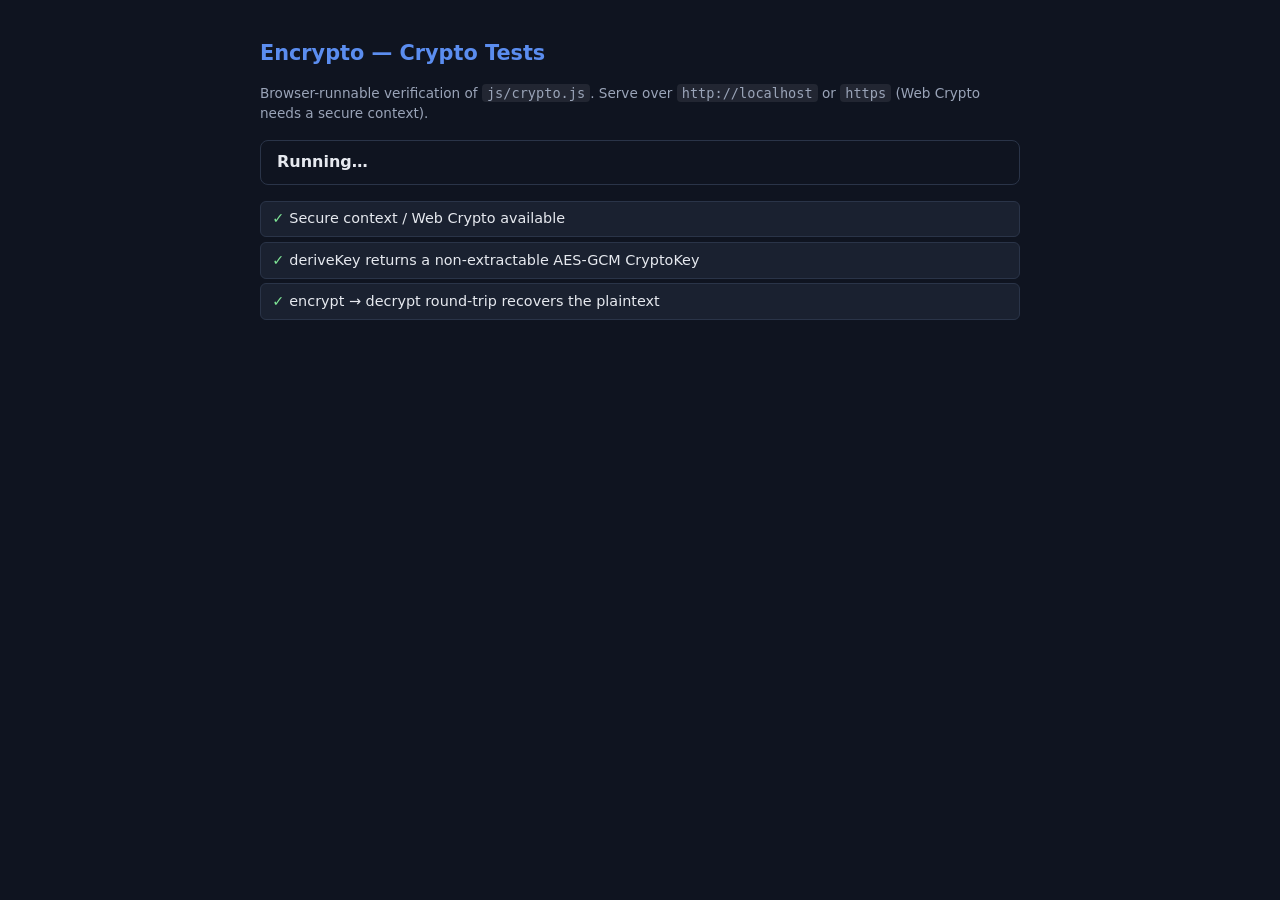
<file: tests/crypto-test.html>
<!DOCTYPE html>
<html lang="en">
<head>
<meta charset="UTF-8">
<meta name="viewport" content="width=device-width,initial-scale=1.0">
<title>Encrypto — Crypto Tests</title>
<style>
  body{font-family:system-ui,-apple-system,'Segoe UI',sans-serif;background:#0f1420;color:#e6e9ef;line-height:1.5;max-width:760px;margin:0 auto;padding:1.5rem}
  h1{color:#5b8def;font-size:1.3rem}
  .sub{color:#9aa4b8;font-size:.85rem;margin-bottom:1rem}
  #summary{font-weight:700;padding:.6rem 1rem;border-radius:8px;margin:1rem 0;border:1px solid #2a3448}
  #summary.pass{background:rgba(52,199,89,.15);color:#7ee495;border-color:rgba(52,199,89,.4)}
  #summary.fail{background:rgba(255,69,58,.15);color:#ff9f98;border-color:rgba(255,69,58,.4)}
  ul{list-style:none;padding:0}
  li{padding:.4rem .7rem;border-radius:6px;margin-bottom:.3rem;background:#1a2130;border:1px solid #2a3448;font-size:.9rem}
  li.ok::before{content:"\2713  ";color:#7ee495;font-weight:700}
  li.bad::before{content:"\2717  ";color:#ff9f98;font-weight:700}
  li .detail{display:block;color:#9aa4b8;font-size:.78rem;margin-top:.2rem}
  code{background:rgba(255,255,255,.08);padding:1px 5px;border-radius:4px}
</style>
</head>
<body>
  <h1>Encrypto — Crypto Tests</h1>
  <div class="sub">
    Browser-runnable verification of <code>js/crypto.js</code>. Serve over
    <code>http://localhost</code> or <code>https</code> (Web Crypto needs a secure context).
  </div>
  <div id="summary">Running…</div>
  <ul id="results"></ul>

<script src="../js/crypto.js"></script>
<script>
(function () {
  'use strict';
  var results = document.getElementById('results');
  var summary = document.getElementById('summary');
  var passed = 0, failed = 0;

  function record(name, ok, detail) {
    var li = document.createElement('li');
    li.className = ok ? 'ok' : 'bad';
    li.textContent = name;
    if (detail) {
      var d = document.createElement('span');
      d.className = 'detail';
      d.textContent = detail;
      li.appendChild(d);
    }
    results.appendChild(li);
    if (ok) passed++; else failed++;
  }

  // Minimal async test runner
  function test(name, fn) {
    return Promise.resolve()
      .then(fn)
      .then(function () { record(name, true); })
      .catch(function (e) { record(name, false, String(e && e.message || e)); });
  }

  // assert helpers
  function assert(cond, msg) { if (!cond) throw new Error(msg || 'assertion failed'); }
  async function assertThrows(promise, msg) {
    try { await promise; }
    catch (e) { return e; }
    throw new Error(msg || 'expected an error but none was thrown');
  }

  var C = window.EncryptoCrypto;

  async function run() {
    if (!C) { summary.className = 'fail'; summary.textContent = 'FAIL — EncryptoCrypto not loaded'; return; }

    var PASS = 'correct horse battery staple';
    var WRONG = 'correct horse battery staplE';

    await test('Secure context / Web Crypto available', function () {
      assert(window.crypto && window.crypto.subtle, 'crypto.subtle missing — serve over https/localhost');
    });

    await test('deriveKey returns a non-extractable AES-GCM CryptoKey', async function () {
      var salt = C.newSalt();
      var key = await C.deriveKey(PASS, salt);
      assert(key, 'no key');
      assert(key.type === 'secret', 'not a secret key');
      assert(key.extractable === false, 'key should be non-extractable');
      assert(key.algorithm && key.algorithm.name === 'AES-GCM', 'not AES-GCM');
    });

    await test('encrypt → decrypt round-trip recovers the plaintext', async function () {
      var salt = C.newSalt();
      var key = await C.deriveKey(PASS, salt);
      var msg = JSON.stringify({ hello: 'world', n: 42, u: 'ünîçödé 🔐' });
      var enc = await C.encrypt(msg, key);
      assert(enc.iv && enc.ciphertext, 'missing iv/ciphertext');
      var dec = await C.decrypt(enc, key);
      assert(dec === msg, 'round-trip mismatch');
    });

    await test('WRONG passphrase fails to decrypt (no partial access)', async function () {
      var salt = C.newSalt();
      var keyGood = await C.deriveKey(PASS, salt);
      var enc = await C.encrypt('secret payload', keyGood);
      var keyBad = await C.deriveKey(WRONG, salt); // same salt, wrong passphrase
      var err = await assertThrows(C.decrypt(enc, keyBad), 'wrong passphrase should fail');
      assert(err instanceof C.Error, 'should be EncryptoCryptoError');
    });

    await test('TAMPERED ciphertext is detected (auth tag)', async function () {
      var salt = C.newSalt();
      var key = await C.deriveKey(PASS, salt);
      var enc = await C.encrypt('secret payload', key);
      // flip a byte in the ciphertext
      var bytes = C.base64ToBytes(enc.ciphertext);
      bytes[0] = bytes[0] ^ 0xff;
      var tampered = { iv: enc.iv, ciphertext: C.bytesToBase64(bytes) };
      await assertThrows(C.decrypt(tampered, key), 'tampered data should fail');
    });

    await test('TAMPERED IV is detected', async function () {
      var salt = C.newSalt();
      var key = await C.deriveKey(PASS, salt);
      var enc = await C.encrypt('secret payload', key);
      var ivBytes = C.base64ToBytes(enc.iv);
      ivBytes[0] = ivBytes[0] ^ 0xff;
      var tampered = { iv: C.bytesToBase64(ivBytes), ciphertext: enc.ciphertext };
      await assertThrows(C.decrypt(tampered, key), 'tampered IV should fail');
    });

    await test('Fresh IV per encryption (no IV reuse)', async function () {
      var salt = C.newSalt();
      var key = await C.deriveKey(PASS, salt);
      var a = await C.encrypt('same message', key);
      var b = await C.encrypt('same message', key);
      assert(a.iv !== b.iv, 'IV was reused across encryptions');
      assert(a.ciphertext !== b.ciphertext, 'ciphertext identical — IV likely reused');
    });

    await test('Different salt → different key (same passphrase)', async function () {
      var salt1 = C.newSalt();
      var salt2 = C.newSalt();
      var key1 = await C.deriveKey(PASS, salt1);
      var enc = await C.encrypt('payload', key1);
      var key2 = await C.deriveKey(PASS, salt2); // same passphrase, different salt
      await assertThrows(C.decrypt(enc, key2), 'different salt should not decrypt');
    });

    await test('base64 salt derive matches raw salt derive', async function () {
      var salt = C.newSalt();
      var saltB64 = C.bytesToBase64(salt);
      var keyRaw = await C.deriveKey(PASS, salt);
      var enc = await C.encrypt('payload', keyRaw);
      var keyB64 = await C.deriveKeyFromBase64Salt(PASS, saltB64);
      var dec = await C.decrypt(enc, keyB64);
      assert(dec === 'payload', 'base64 salt path did not match');
    });

    await test('Empty passphrase is rejected', async function () {
      var salt = C.newSalt();
      await assertThrows(C.deriveKey('', salt), 'empty passphrase should reject');
    });

    await test('Malformed payload is rejected cleanly', async function () {
      var salt = C.newSalt();
      var key = await C.deriveKey(PASS, salt);
      await assertThrows(C.decrypt({ iv: 'x' }, key), 'malformed payload should reject');
    });

    // summary
    summary.className = failed === 0 ? 'pass' : 'fail';
    summary.textContent = (failed === 0 ? 'ALL PASSED' : 'FAILURES') +
      ' — ' + passed + ' passed, ' + failed + ' failed';
  }

  run();
})();
</script>
</body>
</html>
</file>
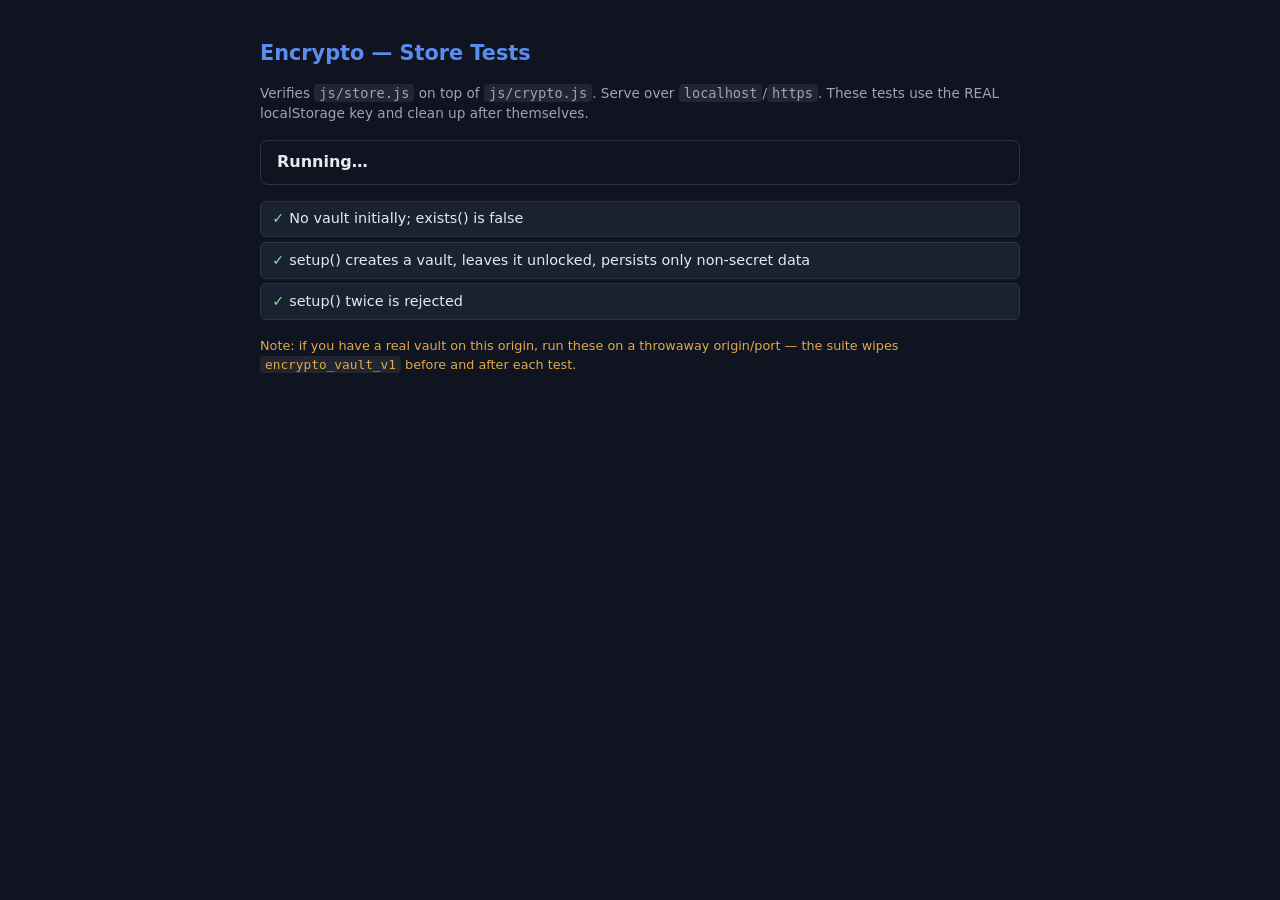
<file: tests/store-test.html>
<!DOCTYPE html>
<html lang="en">
<head>
<meta charset="UTF-8">
<meta name="viewport" content="width=device-width,initial-scale=1.0">
<title>Encrypto — Store Tests</title>
<style>
  body{font-family:system-ui,-apple-system,'Segoe UI',sans-serif;background:#0f1420;color:#e6e9ef;line-height:1.5;max-width:760px;margin:0 auto;padding:1.5rem}
  h1{color:#5b8def;font-size:1.3rem}
  .sub{color:#9aa4b8;font-size:.85rem;margin-bottom:1rem}
  #summary{font-weight:700;padding:.6rem 1rem;border-radius:8px;margin:1rem 0;border:1px solid #2a3448}
  #summary.pass{background:rgba(52,199,89,.15);color:#7ee495;border-color:rgba(52,199,89,.4)}
  #summary.fail{background:rgba(255,69,58,.15);color:#ff9f98;border-color:rgba(255,69,58,.4)}
  ul{list-style:none;padding:0}
  li{padding:.4rem .7rem;border-radius:6px;margin-bottom:.3rem;background:#1a2130;border:1px solid #2a3448;font-size:.9rem}
  li.ok::before{content:"\2713  ";color:#7ee495;font-weight:700}
  li.bad::before{content:"\2717  ";color:#ff9f98;font-weight:700}
  li .detail{display:block;color:#9aa4b8;font-size:.78rem;margin-top:.2rem}
  code{background:rgba(255,255,255,.08);padding:1px 5px;border-radius:4px}
  .note{color:#e0a94a;font-size:.8rem;margin-top:1rem}
</style>
</head>
<body>
  <h1>Encrypto — Store Tests</h1>
  <div class="sub">
    Verifies <code>js/store.js</code> on top of <code>js/crypto.js</code>. Serve over
    <code>localhost</code>/<code>https</code>. These tests use the REAL localStorage key and
    clean up after themselves.
  </div>
  <div id="summary">Running…</div>
  <ul id="results"></ul>
  <p class="note">Note: if you have a real vault on this origin, run these on a throwaway
    origin/port — the suite wipes <code>encrypto_vault_v1</code> before and after each test.</p>

<script src="../js/crypto.js"></script>
<script src="../js/store.js"></script>
<script>
(function () {
  'use strict';
  var results = document.getElementById('results');
  var summary = document.getElementById('summary');
  var passed = 0, failed = 0;
  var S = window.EncryptoStore;

  function record(name, ok, detail) {
    var li = document.createElement('li');
    li.className = ok ? 'ok' : 'bad';
    li.textContent = name;
    if (detail) { var d = document.createElement('span'); d.className = 'detail'; d.textContent = detail; li.appendChild(d); }
    results.appendChild(li);
    if (ok) passed++; else failed++;
  }
  function assert(cond, msg) { if (!cond) throw new Error(msg || 'assertion failed'); }
  // Accepts a promise OR a thunk. A thunk lets us catch SYNCHRONOUS throws
  // (e.g. the store's requireUnlocked() guard) as well as rejected promises.
  async function assertThrows(p, msg) {
    try { await (typeof p === 'function' ? p() : p); }
    catch (e) { return e; }
    throw new Error(msg || 'expected error');
  }
  function clean() { try { localStorage.removeItem('encrypto_vault_v1'); } catch (e) {} S.lock(); }

  async function test(name, fn) {
    clean();
    try { await fn(); record(name, true); }
    catch (e) { record(name, false, String(e && e.message || e)); }
    finally { clean(); }
  }

  var PASS = 'a-strong-passphrase-123';
  var WRONG = 'a-strong-passphrase-124';

  async function run() {
    if (!S) { summary.className = 'fail'; summary.textContent = 'FAIL — EncryptoStore not loaded'; return; }

    await test('No vault initially; exists() is false', async function () {
      assert(S.exists() === false, 'should not exist after clean');
      assert(S.isUnlocked() === false, 'should be locked');
    });

    await test('setup() creates a vault, leaves it unlocked, persists only non-secret data', async function () {
      await S.setup(PASS);
      assert(S.exists() === true, 'vault should exist');
      assert(S.isUnlocked() === true, 'should be unlocked after setup');
      var raw = JSON.parse(localStorage.getItem('encrypto_vault_v1'));
      assert(raw.kdf && raw.kdf.salt && raw.kdf.iterations === window.EncryptoCrypto.ITERATIONS, 'kdf params missing');
      assert(raw.cipher && raw.cipher.iv && raw.cipher.ciphertext, 'cipher payload missing');
      // ensure no plaintext leaked: the serialized blob must not contain our marker once we add one
      var serialized = JSON.stringify(raw);
      assert(serialized.indexOf(PASS) === -1, 'passphrase must never be stored');
    });

    await test('setup() twice is rejected', async function () {
      await S.setup(PASS);
      await assertThrows(S.setup(PASS), 'second setup should reject');
    });

    await test('lock() then unlock() with correct passphrase restores entries', async function () {
      await S.setup(PASS);
      await S.setEntries([{ id: '1', type: 'Note', title: 'hello', fields: { body: 'world' } }]);
      S.lock();
      assert(S.isUnlocked() === false, 'should be locked');
      var count = await S.unlock(PASS);
      assert(count === 1, 'should have 1 entry, got ' + count);
      var entries = S.getEntries();
      assert(entries[0].title === 'hello', 'entry not restored');
    });

    await test('unlock() with WRONG passphrase fails and stays locked', async function () {
      await S.setup(PASS);
      S.lock();
      await assertThrows(S.unlock(WRONG), 'wrong passphrase should fail');
      assert(S.isUnlocked() === false, 'must remain locked after a failed unlock');
    });

    await test('tampered stored ciphertext fails to unlock', async function () {
      await S.setup(PASS);
      S.lock();
      var raw = JSON.parse(localStorage.getItem('encrypto_vault_v1'));
      var b = window.EncryptoCrypto.base64ToBytes(raw.cipher.ciphertext);
      b[0] = b[0] ^ 0xff;
      raw.cipher.ciphertext = window.EncryptoCrypto.bytesToBase64(b);
      localStorage.setItem('encrypto_vault_v1', JSON.stringify(raw));
      await assertThrows(S.unlock(PASS), 'tampered vault should fail to unlock');
    });

    await test('persist() uses a fresh IV each save', async function () {
      await S.setup(PASS);
      var iv1 = JSON.parse(localStorage.getItem('encrypto_vault_v1')).cipher.iv;
      await S.setEntries([{ id: '1', type: 'Note', title: 't', fields: {} }]);
      var iv2 = JSON.parse(localStorage.getItem('encrypto_vault_v1')).cipher.iv;
      assert(iv1 !== iv2, 'IV should change on re-save');
    });

    await test('getEntries()/setEntries() rejected while locked', async function () {
      await S.setup(PASS);
      S.lock();
      var threw = false;
      try { S.getEntries(); } catch (e) { threw = true; }
      assert(threw, 'getEntries should throw while locked');
      // setEntries' unlocked-guard throws synchronously; pass a thunk so the
      // helper catches it whether it throws or rejects.
      await assertThrows(function () { return S.setEntries([]); }, 'setEntries should reject while locked');
    });

    await test('export → import round-trip (overwrite), unlock with original passphrase', async function () {
      await S.setup(PASS);
      await S.setEntries([{ id: 'x', type: 'Password', title: 'gmail', fields: { username: 'me', password: 'pw' } }]);
      var backup = S.exportBackup();
      assert(backup.type === 'encrypto-backup', 'wrong envelope type');
      // wipe and import
      S.wipe();
      assert(S.exists() === false, 'should be wiped');
      await S.importBackup(backup);
      assert(S.exists() === true, 'should exist after import');
      var count = await S.unlock(PASS);
      assert(count === 1, 'imported vault should unlock to 1 entry');
      assert(S.getEntries()[0].title === 'gmail', 'imported entry wrong');
    });

    await test('importBackup() rejects a non-Encrypto file', async function () {
      await assertThrows(S.importBackup({ type: 'something-else' }), 'should reject foreign file');
    });

    await test('importBackup() refuses to clobber existing vault without overwrite', async function () {
      await S.setup(PASS);
      var backup = S.exportBackup();
      await assertThrows(S.importBackup(backup), 'should refuse without overwrite flag');
      // with overwrite it proceeds
      await S.importBackup(backup, { overwrite: true });
      assert(S.exists() === true, 'overwrite import should succeed');
    });

    await test('wipe() removes the vault entirely', async function () {
      await S.setup(PASS);
      S.wipe();
      assert(S.exists() === false, 'vault should be gone');
      assert(localStorage.getItem('encrypto_vault_v1') === null, 'storage key should be removed');
    });

    summary.className = failed === 0 ? 'pass' : 'fail';
    summary.textContent = (failed === 0 ? 'ALL PASSED' : 'FAILURES') + ' — ' + passed + ' passed, ' + failed + ' failed';
  }

  run();
})();
</script>
</body>
</html>
</file>
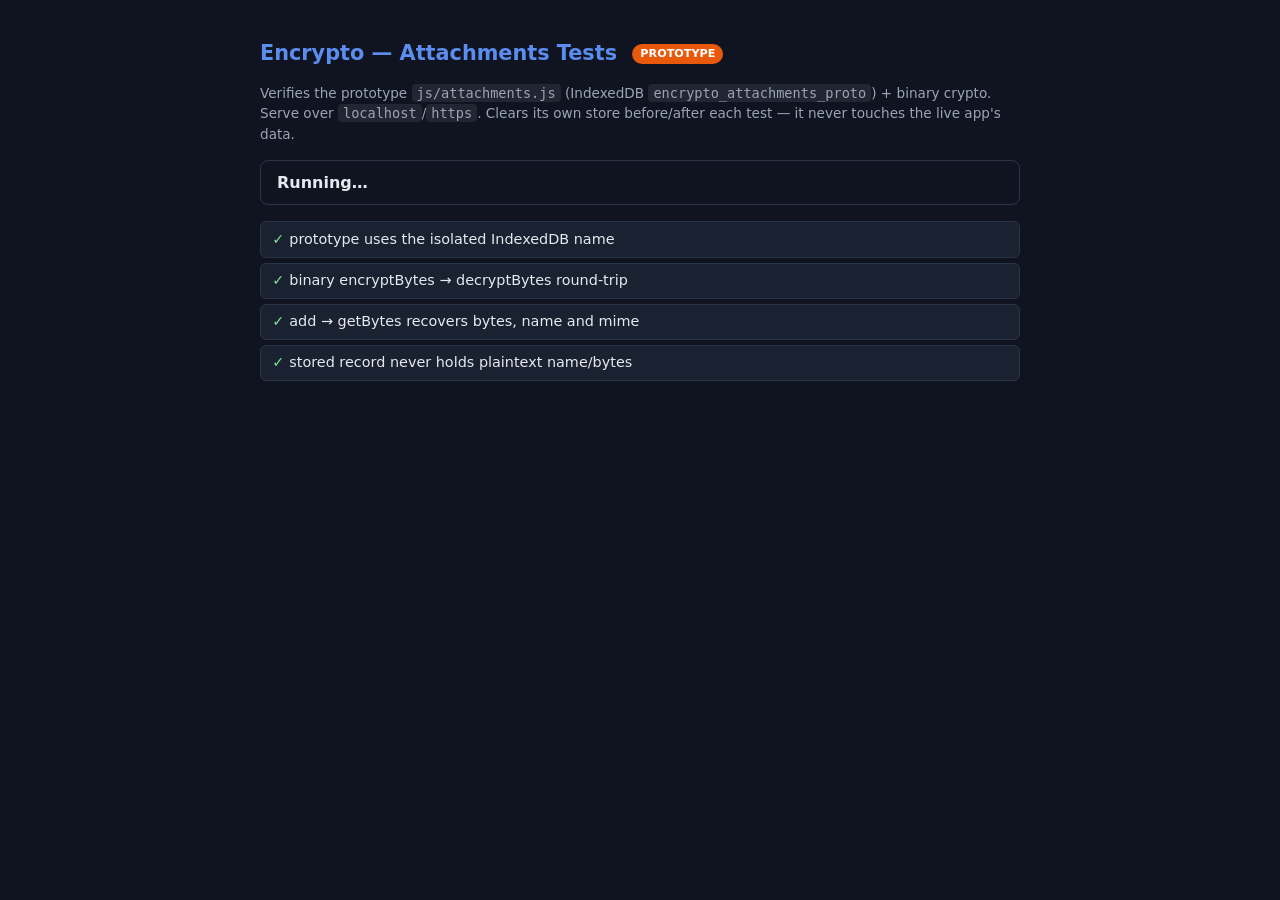
<file: prototypes/tests/attachments-test.html>
<!DOCTYPE html>
<html lang="en">
<head>
<meta charset="UTF-8">
<meta name="viewport" content="width=device-width,initial-scale=1.0">
<title>Encrypto [proto] — Attachments Tests</title>
<style>
  body{font-family:system-ui,-apple-system,'Segoe UI',sans-serif;background:#0f1420;color:#e6e9ef;line-height:1.5;max-width:760px;margin:0 auto;padding:1.5rem}
  h1{color:#5b8def;font-size:1.3rem}
  .proto{display:inline-block;background:#e8590c;color:#fff;font-size:.7rem;font-weight:700;padding:2px 8px;border-radius:999px;margin-left:.5rem;vertical-align:middle}
  .sub{color:#9aa4b8;font-size:.85rem;margin-bottom:1rem}
  #summary{font-weight:700;padding:.6rem 1rem;border-radius:8px;margin:1rem 0;border:1px solid #2a3448}
  #summary.pass{background:rgba(52,199,89,.15);color:#7ee495;border-color:rgba(52,199,89,.4)}
  #summary.fail{background:rgba(255,69,58,.15);color:#ff9f98;border-color:rgba(255,69,58,.4)}
  ul{list-style:none;padding:0}
  li{padding:.4rem .7rem;border-radius:6px;margin-bottom:.3rem;background:#1a2130;border:1px solid #2a3448;font-size:.9rem}
  li.ok::before{content:"\2713  ";color:#7ee495;font-weight:700}
  li.bad::before{content:"\2717  ";color:#ff9f98;font-weight:700}
  li .detail{display:block;color:#9aa4b8;font-size:.78rem;margin-top:.2rem}
  code{background:rgba(255,255,255,.08);padding:1px 5px;border-radius:4px}
</style>
</head>
<body>
  <h1>Encrypto — Attachments Tests <span class="proto">PROTOTYPE</span></h1>
  <div class="sub">
    Verifies the prototype <code>js/attachments.js</code> (IndexedDB <code>encrypto_attachments_proto</code>)
    + binary crypto. Serve over <code>localhost</code>/<code>https</code>. Clears its own store
    before/after each test — it never touches the live app's data.
  </div>
  <div id="summary">Running…</div>
  <ul id="results"></ul>

<script src="../js/crypto.js"></script>
<script src="../js/attachments.js"></script>
<script>
(function () {
  'use strict';
  var results = document.getElementById('results');
  var summary = document.getElementById('summary');
  var passed = 0, failed = 0;
  var C = window.EncryptoCrypto;
  var A = window.EncryptoAttachments;

  function record(name, ok, detail) {
    var li = document.createElement('li');
    li.className = ok ? 'ok' : 'bad';
    li.textContent = name;
    if (detail) { var d = document.createElement('span'); d.className = 'detail'; d.textContent = detail; li.appendChild(d); }
    results.appendChild(li);
    if (ok) passed++; else failed++;
  }
  function assert(cond, msg) { if (!cond) throw new Error(msg || 'assertion failed'); }
  async function assertThrows(p, msg) {
    try { await (typeof p === 'function' ? p() : p); }
    catch (e) { return e; }
    throw new Error(msg || 'expected error');
  }
  async function clean() { try { await A.clearAll(); } catch (e) {} }
  async function test(name, fn) {
    await clean();
    try { await fn(); record(name, true); }
    catch (e) { record(name, false, String(e && e.message || e)); }
    finally { await clean(); }
  }
  function bytesOf(str) { return new TextEncoder().encode(str); }
  function sameBytes(a, b) {
    if (a.length !== b.length) return false;
    for (var i = 0; i < a.length; i++) if (a[i] !== b[i]) return false;
    return true;
  }
  async function keyFor(pass) { return C.deriveKey(pass || 'test-passphrase', C.newSalt()); }

  async function run() {
    if (!A) { summary.className = 'fail'; summary.textContent = 'FAIL — EncryptoAttachments not loaded'; return; }
    assert(A._dbName === 'encrypto_attachments_proto', 'prototype must use the isolated DB name');

    await test('prototype uses the isolated IndexedDB name', async function () {
      assert(A._dbName === 'encrypto_attachments_proto', 'wrong DB name: ' + A._dbName);
    });

    await test('binary encryptBytes → decryptBytes round-trip', async function () {
      var key = await keyFor();
      var raw = bytesOf('⚑ binary payload with ünïcödé'.repeat(50));
      var dec = await C.decryptBytes(await C.encryptBytes(raw, key), key);
      assert(sameBytes(dec, raw), 'byte round-trip mismatch');
    });

    await test('add → getBytes recovers bytes, name and mime', async function () {
      var key = await keyFor();
      var raw = bytesOf('PDF-ish content');
      var meta = await A.add('entry1', { name: 'passport.pdf', mimeType: 'application/pdf', bytes: raw }, key);
      assert(meta.id && meta.name === 'passport.pdf' && meta.size === raw.length, 'bad metadata');
      var got = await A.getBytes(meta.id, key);
      assert(got.name === 'passport.pdf' && got.mimeType === 'application/pdf' && sameBytes(got.bytes, raw), 'recover mismatch');
    });

    await test('stored record never holds plaintext name/bytes', async function () {
      var key = await keyFor();
      await A.add('entry1', { name: 'secret-passport.pdf', mimeType: 'application/pdf', bytes: bytesOf('TOPSECRET') }, key);
      var blob = JSON.stringify(await A.exportAll());
      assert(blob.indexOf('secret-passport') === -1, 'filename leaked');
      assert(blob.indexOf('TOPSECRET') === -1, 'content leaked');
    });

    await test('listMeta returns all attachments for an entry', async function () {
      var key = await keyFor();
      await A.add('entryX', { name: 'a.txt', mimeType: 'text/plain', bytes: bytesOf('a') }, key);
      await A.add('entryX', { name: 'b.txt', mimeType: 'text/plain', bytes: bytesOf('b') }, key);
      await A.add('entryY', { name: 'c.txt', mimeType: 'text/plain', bytes: bytesOf('c') }, key);
      var list = await A.listMeta('entryX', key);
      assert(list.length === 2, 'expected 2, got ' + list.length);
    });

    await test('WRONG key cannot decrypt', async function () {
      var key = await keyFor('right');
      var meta = await A.add('e', { name: 'x.bin', mimeType: 'application/octet-stream', bytes: bytesOf('data') }, key);
      await assertThrows(A.getBytes(meta.id, await keyFor('wrong')), 'wrong key should fail');
    });

    await test('TAMPERED ciphertext is detected', async function () {
      var key = await keyFor();
      var meta = await A.add('e', { name: 'x.bin', mimeType: 'application/octet-stream', bytes: bytesOf('data') }, key);
      var all = await A.exportAll();
      var b = C.base64ToBytes(all[0].data.ciphertext); b[0] = b[0] ^ 0xff;
      all[0].data.ciphertext = C.bytesToBase64(b);
      await A.importAll(all, { clear: true });
      await assertThrows(A.getBytes(meta.id, key), 'tampered data should fail');
    });

    await test('remove deletes one attachment', async function () {
      var key = await keyFor();
      var meta = await A.add('e', { name: 'x.txt', mimeType: 'text/plain', bytes: bytesOf('x') }, key);
      await A.remove(meta.id);
      await assertThrows(A.getBytes(meta.id, key), 'removed should be gone');
    });

    await test('removeForEntry deletes all of an entry\u2019s attachments', async function () {
      var key = await keyFor();
      await A.add('e1', { name: 'a', mimeType: 't', bytes: bytesOf('a') }, key);
      await A.add('e1', { name: 'b', mimeType: 't', bytes: bytesOf('b') }, key);
      await A.add('e2', { name: 'c', mimeType: 't', bytes: bytesOf('c') }, key);
      var n = await A.removeForEntry('e1');
      assert(n === 2, 'expected 2 removed, got ' + n);
      assert((await A.listMeta('e2', key)).length === 1, 'e2 should survive');
    });

    await test('export → import round-trip preserves decryptable attachments', async function () {
      var key = await keyFor();
      var raw = bytesOf('round-trip me');
      var meta = await A.add('e', { name: 'r.bin', mimeType: 'application/octet-stream', bytes: raw }, key);
      var backup = await A.exportAll();
      await A.clearAll();
      await A.importAll(backup, { clear: true });
      assert(sameBytes((await A.getBytes(meta.id, key)).bytes, raw), 'imported bytes mismatch');
    });

    await test('locked (no key) operations are rejected', async function () {
      await assertThrows(A.add('e', { name: 'x', mimeType: 't', bytes: bytesOf('x') }, null), 'add needs a key');
      await assertThrows(A.getBytes('whatever', null), 'getBytes needs a key');
      await assertThrows(A.listMeta('e', null), 'listMeta needs a key');
    });

    summary.className = failed === 0 ? 'pass' : 'fail';
    summary.textContent = (failed === 0 ? 'ALL PASSED' : 'FAILURES') + ' — ' + passed + ' passed, ' + failed + ' failed';
  }

  run();
})();
</script>
</body>
</html>
</file>
<file: css/styles.css>
/*
 * Encrypto — styles.css
 * Tokenised, light/dark aware. Follows the family's visual standards:
 * design tokens (no magic values), ~120-200ms ease-out motion, visible focus,
 * prefers-reduced-motion + prefers-color-scheme honoured, touch-friendly.
 */

/* ---------- Design tokens ---------- */
:root {
  color-scheme: light dark; /* system mode: let native controls follow OS theme */
  /* palette — light (default) */
  --bg: #f4f6fb;
  --surface: #ffffff;
  --surface-2: #eef1f8;
  --text: #1a2234;
  --text-light: #5a647a;
  --muted: #6b7389; /* AA-compliant (~4.6:1 on white) for small caption text */
  --border: #dde2ee;
  --primary: #3b5bdb;
  --primary-ink: #ffffff;
  --primary-soft: rgba(59, 91, 219, 0.1);
  --danger: #d6336c;
  --danger-soft: rgba(214, 51, 108, 0.1);
  --success: #2f9e44;
  --warn: #e8590c;
  --warn-soft: rgba(232, 89, 12, 0.12);

  /* geometry */
  --radius: 12px;
  --radius-sm: 8px;
  --radius-pill: 999px;
  --gap: 1rem;
  --shadow-1: 0 1px 3px rgba(20, 30, 60, 0.08), 0 1px 2px rgba(20, 30, 60, 0.06);
  --shadow-2: 0 6px 20px rgba(20, 30, 60, 0.12);

  /* motion */
  --t-fast: 130ms ease-out;
  --t-med: 180ms ease-out;

  /* type */
  --font: system-ui, -apple-system, 'Segoe UI', Roboto, sans-serif;
  --fs-sm: 0.82rem;
  --fs-base: 0.95rem;
}

@media (prefers-color-scheme: dark) {
  :root {
    --bg: #0f1420;
    --surface: #1a2130;
    --surface-2: #222b3d;
    --text: #e6e9ef;
    --text-light: #9aa4b8;
    --muted: #8893a8; /* AA-compliant (~4.6:1 on #1a2130) for small caption text */
    --border: #2a3448;
    --primary: #5b8def;
    --primary-ink: #0f1420;
    --primary-soft: rgba(91, 141, 239, 0.16);
    --danger: #ff6b9d;
    --danger-soft: rgba(255, 107, 157, 0.14);
    --success: #51cf66;
    --warn: #ffa94d;
    --warn-soft: rgba(255, 169, 77, 0.14);
    --shadow-1: 0 1px 3px rgba(0, 0, 0, 0.3);
    --shadow-2: 0 8px 24px rgba(0, 0, 0, 0.45);
  }
}

/* Manual theme override (data-theme on <html>) beats the media query.
   The light override must restate the full light token set, otherwise the
   prefers-color-scheme:dark media query still wins on a dark-OS machine. */
html[data-theme="light"] {
  --bg: #f4f6fb; --surface: #ffffff; --surface-2: #eef1f8;
  --text: #1a2234; --text-light: #5a647a; --muted: #6b7389; --border: #dde2ee;
  --primary: #3b5bdb; --primary-ink: #ffffff; --primary-soft: rgba(59,91,219,0.1);
  --danger: #d6336c; --danger-soft: rgba(214,51,108,0.1);
  --success: #2f9e44; --warn: #e8590c; --warn-soft: rgba(232,89,12,0.12);
  --shadow-1: 0 1px 3px rgba(20,30,60,0.08), 0 1px 2px rgba(20,30,60,0.06);
  --shadow-2: 0 6px 20px rgba(20,30,60,0.12);
  color-scheme: light;
}
html[data-theme="dark"] {
  --bg: #0f1420; --surface: #1a2130; --surface-2: #222b3d;
  --text: #e6e9ef; --text-light: #9aa4b8; --muted: #8893a8; --border: #2a3448;
  --primary: #5b8def; --primary-ink: #0f1420; --primary-soft: rgba(91,141,239,0.16);
  --danger: #ff6b9d; --danger-soft: rgba(255,107,157,0.14);
  --success: #51cf66; --warn: #ffa94d; --warn-soft: rgba(255,169,77,0.14);
  --shadow-1: 0 1px 3px rgba(0,0,0,0.3); --shadow-2: 0 8px 24px rgba(0,0,0,0.45);
  color-scheme: dark;
}

/* ---------- Base ---------- */
* { box-sizing: border-box; }
html, body { min-height: 100%; }
body {
  margin: 0;
  /* Use the dynamic viewport height on mobile so the layout fits under the
     address bar on first paint (fixes the "loads zoomed-out, snaps to fit on
     tap" issue). vh is the fallback for browsers without dvh. */
  min-height: 100vh;
  min-height: 100dvh;
  font-family: var(--font);
  font-size: var(--fs-base);
  line-height: 1.55;
  background: var(--bg);
  color: var(--text);
  -webkit-text-size-adjust: 100%;
  overflow-x: hidden; /* never let a stray wide element force a zoom-out */
}

/* Visible focus for keyboard users everywhere */
:focus-visible {
  outline: 2px solid var(--primary);
  outline-offset: 2px;
  border-radius: 4px;
}

@media (prefers-reduced-motion: reduce) {
  * { transition: none !important; animation: none !important; }
}

/* ---------- Layout ---------- */
.app {
  max-width: 820px;
  margin: 0 auto;
  height: 100vh;
  height: 100dvh;
  display: grid;
  grid-template-rows: auto 1fr auto;  /* topbar | screen | footer */
  /* Safe-area insets (iOS notch / status bar / home indicator) + a little extra
     top cushion so the header is clearly below the status bar. box-sizing is
     border-box, so this padding is inside the 100dvh height. */
  padding:
    calc(env(safe-area-inset-top, 0px) + 0.6rem)
    calc(env(safe-area-inset-right, 0px) + 1rem)
    env(safe-area-inset-bottom, 0px)
    calc(env(safe-area-inset-left, 0px) + 1rem);
  overflow: hidden; /* page itself doesn't scroll; the middle row does */
}

/* Explicit grid placement so it's correct whether or not the topbar is visible
   (hidden on the gate screens): topbar row 1, screen row 2 (fill), footer row 3. */
.topbar { grid-row: 1; }
.screen { grid-row: 2; }
.app-footer { grid-row: 3; }

/* screens — the active screen fills the middle row and scrolls inside */
.screen { display: none; min-height: 0; flex-direction: column; overflow-y: auto; }
.screen.active { display: flex; }

/* ---------- Top bar ---------- */
.topbar {
  display: flex;
  align-items: center;
  gap: 0.6rem;
  padding: 0.9rem 0 0.7rem;
  border-bottom: 1px solid var(--border);
  background: var(--bg);
  z-index: 10;
  flex-shrink: 0; /* fixed row at the top of the app column */
}
.brand {
  display: flex; align-items: center; gap: 0.5rem;
  font-weight: 700; font-size: 1.05rem; color: var(--text);
}
.brand .logo {
  width: 28px; height: 28px; border-radius: 7px;
  background: linear-gradient(135deg, var(--primary), #7048e8);
  display: grid; place-items: center; color: #fff; font-size: 15px;
}
.topbar .spacer { flex: 1; }

/* ---------- Buttons ---------- */
.btn {
  font: inherit; font-weight: 600;
  border: 1px solid var(--border);
  background: var(--surface);
  color: var(--text);
  padding: 0.55rem 0.9rem;
  border-radius: var(--radius-sm);
  cursor: pointer;
  transition: transform var(--t-fast), box-shadow var(--t-fast), background var(--t-fast), border-color var(--t-fast);
  display: inline-flex; align-items: center; gap: 0.4rem;
  min-height: 42px;
}
.btn:hover { box-shadow: var(--shadow-1); transform: translateY(-1px); }
.btn:active { transform: translateY(0); }
.btn-primary { background: var(--primary); color: var(--primary-ink); border-color: transparent; }
.btn-primary:hover { background: var(--primary); filter: brightness(1.05); }
.btn-danger { color: var(--danger); border-color: var(--danger); background: transparent; }
.btn-danger:hover { background: var(--danger-soft); }
.btn-ghost { background: transparent; border-color: transparent; }
.btn-ghost:hover { background: var(--surface-2); box-shadow: none; }
.btn-icon { padding: 0.5rem; min-width: 42px; justify-content: center; }
.btn:disabled { opacity: 0.5; cursor: not-allowed; transform: none; box-shadow: none; }
/* full-width buttons (e.g. Unlock / Create vault) centre their label */
.btn[style*="width:100%"], .btn[style*="width: 100%"] { justify-content: center; }

/* ---------- Cards / panels ---------- */
.panel {
  background: var(--surface);
  border: 1px solid var(--border);
  border-radius: var(--radius);
  box-shadow: var(--shadow-1);
  padding: 1.3rem;
}

/* ---------- Gate (setup + unlock) ---------- */
.gate {
  flex: 1;
  display: flex;
  justify-content: center;
  padding: 2rem 0;
}
.gate-card {
  width: 100%;
  max-width: 440px;
  margin: auto 0; /* vertically centre, but allow scroll (no top-clip) on short screens */
}
.gate-card h1 { margin: 0 0 0.2rem; font-size: 1.4rem; }
.gate-card .lead { color: var(--text-light); margin: 0 0 1.2rem; font-size: var(--fs-sm); }

.field { margin-bottom: 0.9rem; }
.field label { display: block; font-weight: 600; font-size: var(--fs-sm); margin-bottom: 0.3rem; }
.input-wrap { position: relative; display: flex; align-items: center; }
input[type="text"], input[type="password"], input[type="search"], textarea, select {
  width: 100%;
  font: inherit;
  padding: 0.6rem 0.7rem;
  border: 1px solid var(--border);
  border-radius: var(--radius-sm);
  background: var(--surface-2);
  color: var(--text);
  transition: border-color var(--t-fast), box-shadow var(--t-fast);
  min-height: 44px;
}
textarea { min-height: 90px; resize: vertical; }
input:focus, textarea:focus, select:focus { border-color: var(--primary); box-shadow: 0 0 0 3px var(--primary-soft); outline: none; }
.input-wrap .reveal-btn { position: absolute; right: 4px; }

/* passphrase strength meter */
.meter { height: 6px; border-radius: var(--radius-pill); background: var(--surface-2); overflow: hidden; margin-top: 0.4rem; }
.meter > span { display: block; height: 100%; width: 0; transition: width var(--t-med), background var(--t-med); border-radius: inherit; }
.meter-label { font-size: 0.72rem; color: var(--text-light); margin-top: 0.25rem; }

/* the unmistakable "no recovery" warning */
.warn-box {
  background: var(--warn-soft);
  border: 1px solid var(--warn);
  color: var(--text);
  border-radius: var(--radius-sm);
  padding: 0.8rem 0.9rem;
  font-size: var(--fs-sm);
  margin: 0.4rem 0 1rem;
}
.warn-box strong { color: var(--warn); }

.form-error { color: var(--danger); font-size: var(--fs-sm); min-height: 1.1rem; margin-top: 0.2rem; }

/* ---------- Vault toolbar ---------- */
.vault-toolbar {
  display: flex; gap: 0.5rem; align-items: center;
  padding: 0.8rem 0; flex-wrap: wrap;
}
.vault-toolbar .search { flex: 1; min-width: 180px; }
.filters { display: flex; gap: 0.35rem; flex-wrap: wrap; padding-bottom: 0.6rem; }
.chip-btn {
  font: inherit; font-size: 0.78rem; font-weight: 600;
  padding: 0.3rem 0.7rem; border-radius: var(--radius-pill);
  border: 1px solid var(--border); background: var(--surface); color: var(--text-light);
  cursor: pointer; transition: all var(--t-fast);
}
.chip-btn[aria-pressed="true"] { background: var(--primary); color: var(--primary-ink); border-color: transparent; }
.chip-btn:hover { border-color: var(--primary); }

/* ---------- Entry list ---------- */
.entry-list { list-style: none; margin: 0; padding: 0 0 2rem; display: flex; flex-direction: column; gap: 0.55rem; }
.entry {
  background: var(--surface); border: 1px solid var(--border); border-radius: var(--radius);
  padding: 0.8rem 1rem; display: flex; align-items: center; gap: 0.8rem;
  transition: transform var(--t-fast), box-shadow var(--t-fast), border-color var(--t-fast);
  cursor: pointer;
}
.entry:hover { transform: translateY(-1px); box-shadow: var(--shadow-1); border-color: var(--primary); }
.entry .type-badge {
  flex-shrink: 0; width: 38px; height: 38px; border-radius: var(--radius-sm);
  display: grid; place-items: center; font-size: 17px;
  background: var(--primary-soft); color: var(--primary);
}
.entry .entry-main { flex: 1; min-width: 0; }
.entry .entry-title { font-weight: 600; white-space: nowrap; overflow: hidden; text-overflow: ellipsis; }
.entry .entry-sub { font-size: var(--fs-sm); color: var(--text-light); white-space: nowrap; overflow: hidden; text-overflow: ellipsis; }
.entry .entry-type { font-size: 0.7rem; color: var(--muted); text-transform: uppercase; letter-spacing: 0.4px; }

/* empty state */
.empty { text-align: center; color: var(--text-light); padding: 3rem 1rem; }
.empty .big { font-size: 2.2rem; margin-bottom: 0.4rem; }

/* ---------- Modal ---------- */
.modal-backdrop {
  position: fixed; inset: 0; background: rgba(10, 14, 24, 0.55);
  display: none; align-items: flex-end; justify-content: center; z-index: 50;
  padding: 0;
}
.modal-backdrop.open { display: flex; }
.modal {
  background: var(--surface); width: 100%; max-width: 520px;
  border-radius: var(--radius) var(--radius) 0 0;
  box-shadow: var(--shadow-2); max-height: 92vh; overflow-y: auto;
  padding: 1.3rem; animation: slideUp var(--t-med);
}
@keyframes slideUp { from { transform: translateY(16px); opacity: 0.6; } to { transform: translateY(0); opacity: 1; } }
.modal-head { display: flex; align-items: center; margin-bottom: 1rem; }
.modal-head h2 { margin: 0; font-size: 1.1rem; flex: 1; }
.modal-actions { display: flex; gap: 0.5rem; margin-top: 1.2rem; }
.modal-actions .spacer { flex: 1; }

/* value row with reveal + copy */
.value-row { display: flex; align-items: center; gap: 0.4rem; }
.value-row input { flex: 1; }
.masked { letter-spacing: 2px; }

/* ---------- Toast ---------- */
.toast {
  position: fixed; left: 50%; bottom: 1.2rem; transform: translateX(-50%) translateY(20px);
  background: var(--text); color: var(--bg);
  padding: 0.6rem 1.1rem; border-radius: var(--radius-pill);
  font-size: var(--fs-sm); font-weight: 600; box-shadow: var(--shadow-2);
  opacity: 0; pointer-events: none; transition: opacity var(--t-med), transform var(--t-med); z-index: 60;
}
.toast.show { opacity: 1; transform: translateX(-50%) translateY(0); }

/* ---------- Footer ---------- */
.app-footer {
  flex-shrink: 0; padding: 0.8rem 0 0.2rem; border-top: 1px solid var(--border);
  text-align: center; color: var(--text-light); font-size: 0.72rem; line-height: 1.6;
  display: flex; flex-direction: column; gap: 0.1rem;
}
.app-footer-brand { color: var(--primary); font-weight: 600; letter-spacing: 0.2px; }
.app-footer-copy { opacity: 0.85; }

/* idle-lock hint on topbar */
.lock-timer { font-size: 0.72rem; color: var(--muted); }

/* desktop refinement */
@media (min-width: 620px) {
  .modal-backdrop { align-items: center; }
  .modal { border-radius: var(--radius); }
}

.sr-only {
  position: absolute; width: 1px; height: 1px; padding: 0; margin: -1px;
  overflow: hidden; clip: rect(0,0,0,0); white-space: nowrap; border: 0;
}

/* ---------- Attachments (v1.1) ---------- */
.entry .entry-clip { font-size: 0.72rem; color: var(--muted); margin-left: auto; flex-shrink: 0; }

.attach-section { margin-top: 0.4rem; border-top: 1px solid var(--border); padding-top: 0.9rem; }
.attach-head { display: flex; align-items: center; gap: 0.5rem; margin-bottom: 0.6rem; }
.attach-head h3 { margin: 0; font-size: 0.95rem; flex: 1; }
.attach-hint { font-size: 0.72rem; color: var(--text-light); margin: 0 0 0.6rem; }

.attach-list { list-style: none; margin: 0 0 0.6rem; padding: 0; display: flex; flex-direction: column; gap: 0.45rem; }
.attach-item {
  display: flex; align-items: center; gap: 0.6rem;
  background: var(--surface-2); border: 1px solid var(--border);
  border-radius: var(--radius-sm); padding: 0.45rem 0.55rem;
}
.attach-thumb {
  width: 44px; height: 44px; flex-shrink: 0; border-radius: 6px; overflow: hidden;
  background: var(--primary-soft); color: var(--primary);
  display: grid; place-items: center; font-size: 20px;
}
.attach-thumb img { width: 100%; height: 100%; object-fit: cover; display: block; }
.attach-meta { flex: 1; min-width: 0; }
.attach-name { font-size: 0.85rem; font-weight: 600; white-space: nowrap; overflow: hidden; text-overflow: ellipsis; }
.attach-size { font-size: 0.72rem; color: var(--text-light); }
.attach-actions { display: flex; gap: 0.2rem; flex-shrink: 0; }

.attach-add-row { display: flex; align-items: center; gap: 0.5rem; }
.attach-busy { font-size: 0.75rem; color: var(--text-light); }

/* version tag next to the brand title */
.ver-tag {
  font-size: 0.64rem; font-weight: 600; letter-spacing: 0.2px;
  color: var(--text-light); background: var(--surface-2);
  border: 1px solid var(--border); border-radius: var(--radius-pill);
  padding: 1px 7px; line-height: 1.4; align-self: center;
}

/* update-ready action toast (v1.1.1) */
.update-toast {
  position: fixed; left: 50%; bottom: 1.2rem; transform: translateX(-50%);
  display: flex; align-items: center; gap: 0.8rem; flex-wrap: wrap; justify-content: center;
  background: var(--surface); color: var(--text);
  border: 1px solid var(--border); border-left: 4px solid var(--primary);
  padding: 0.6rem 0.9rem; border-radius: var(--radius-sm);
  box-shadow: var(--shadow-2); z-index: 65; max-width: calc(100% - 2rem);
}
.update-toast[hidden] { display: none; }
.update-msg { font-size: var(--fs-sm); font-weight: 600; }
.update-actions { display: flex; gap: 0.4rem; }
.btn-sm { min-height: 34px; padding: 0.35rem 0.7rem; font-size: 0.8rem; }
</file>
<file: prototypes/css/styles.css>
/*
 * Encrypto — styles.css  [PROTOTYPE — v1.1.0-proto]
 * Faithful copy of the shipped v1.0.0 stylesheet, plus a PROTOTYPE banner and
 * v1.1 attachment styles appended at the end. Ported back to the live CSS when
 * v1.1 is finalised.
 */

/* ---------- Design tokens ---------- */
:root {
  color-scheme: light dark; /* system mode: let native controls follow OS theme */
  /* palette — light (default) */
  --bg: #f4f6fb;
  --surface: #ffffff;
  --surface-2: #eef1f8;
  --text: #1a2234;
  --text-light: #5a647a;
  --muted: #6b7389; /* AA-compliant (~4.6:1 on white) for small caption text */
  --border: #dde2ee;
  --primary: #3b5bdb;
  --primary-ink: #ffffff;
  --primary-soft: rgba(59, 91, 219, 0.1);
  --danger: #d6336c;
  --danger-soft: rgba(214, 51, 108, 0.1);
  --success: #2f9e44;
  --warn: #e8590c;
  --warn-soft: rgba(232, 89, 12, 0.12);

  /* geometry */
  --radius: 12px;
  --radius-sm: 8px;
  --radius-pill: 999px;
  --gap: 1rem;
  --shadow-1: 0 1px 3px rgba(20, 30, 60, 0.08), 0 1px 2px rgba(20, 30, 60, 0.06);
  --shadow-2: 0 6px 20px rgba(20, 30, 60, 0.12);

  /* motion */
  --t-fast: 130ms ease-out;
  --t-med: 180ms ease-out;

  /* type */
  --font: system-ui, -apple-system, 'Segoe UI', Roboto, sans-serif;
  --fs-sm: 0.82rem;
  --fs-base: 0.95rem;
}

@media (prefers-color-scheme: dark) {
  :root {
    --bg: #0f1420;
    --surface: #1a2130;
    --surface-2: #222b3d;
    --text: #e6e9ef;
    --text-light: #9aa4b8;
    --muted: #8893a8; /* AA-compliant (~4.6:1 on #1a2130) for small caption text */
    --border: #2a3448;
    --primary: #5b8def;
    --primary-ink: #0f1420;
    --primary-soft: rgba(91, 141, 239, 0.16);
    --danger: #ff6b9d;
    --danger-soft: rgba(255, 107, 157, 0.14);
    --success: #51cf66;
    --warn: #ffa94d;
    --warn-soft: rgba(255, 169, 77, 0.14);
    --shadow-1: 0 1px 3px rgba(0, 0, 0, 0.3);
    --shadow-2: 0 8px 24px rgba(0, 0, 0, 0.45);
  }
}

/* Manual theme override (data-theme on <html>) beats the media query.
   The light override must restate the full light token set, otherwise the
   prefers-color-scheme:dark media query still wins on a dark-OS machine. */
html[data-theme="light"] {
  --bg: #f4f6fb; --surface: #ffffff; --surface-2: #eef1f8;
  --text: #1a2234; --text-light: #5a647a; --muted: #6b7389; --border: #dde2ee;
  --primary: #3b5bdb; --primary-ink: #ffffff; --primary-soft: rgba(59,91,219,0.1);
  --danger: #d6336c; --danger-soft: rgba(214,51,108,0.1);
  --success: #2f9e44; --warn: #e8590c; --warn-soft: rgba(232,89,12,0.12);
  --shadow-1: 0 1px 3px rgba(20,30,60,0.08), 0 1px 2px rgba(20,30,60,0.06);
  --shadow-2: 0 6px 20px rgba(20,30,60,0.12);
  color-scheme: light;
}
html[data-theme="dark"] {
  --bg: #0f1420; --surface: #1a2130; --surface-2: #222b3d;
  --text: #e6e9ef; --text-light: #9aa4b8; --muted: #8893a8; --border: #2a3448;
  --primary: #5b8def; --primary-ink: #0f1420; --primary-soft: rgba(91,141,239,0.16);
  --danger: #ff6b9d; --danger-soft: rgba(255,107,157,0.14);
  --success: #51cf66; --warn: #ffa94d; --warn-soft: rgba(255,169,77,0.14);
  --shadow-1: 0 1px 3px rgba(0,0,0,0.3); --shadow-2: 0 8px 24px rgba(0,0,0,0.45);
  color-scheme: dark;
}

/* ---------- Base ---------- */
* { box-sizing: border-box; }
html, body { min-height: 100%; }
body {
  margin: 0;
  /* Use the dynamic viewport height on mobile so the layout fits under the
     address bar on first paint (fixes the "loads zoomed-out, snaps to fit on
     tap" issue). vh is the fallback for browsers without dvh. */
  min-height: 100vh;
  min-height: 100dvh;
  font-family: var(--font);
  font-size: var(--fs-base);
  line-height: 1.55;
  background: var(--bg);
  color: var(--text);
  -webkit-text-size-adjust: 100%;
  overflow-x: hidden; /* belt-and-braces: never let a stray wide element force a zoom-out */
}

/* Visible focus for keyboard users everywhere */
:focus-visible {
  outline: 2px solid var(--primary);
  outline-offset: 2px;
  border-radius: 4px;
}

@media (prefers-reduced-motion: reduce) {
  * { transition: none !important; animation: none !important; }
}

/* ---------- Layout ----------
   3-row grid: [topbar | active screen | footer]. The middle row takes exactly
   the leftover height and scrolls inside; the footer is always the last row at
   the very bottom. Far more predictable on iOS than nested flex + auto-margins.
   (When the topbar is hidden on the gate screens, its auto row collapses to 0.) */
.app {
  max-width: 820px;
  margin: 0 auto;
  height: 100vh;
  height: 100dvh;
  display: grid;
  grid-template-rows: auto 1fr auto;  /* topbar | screen | footer */
  /* Safe-area insets (iOS notch / status bar / home indicator) + a little extra
     top cushion. Falls back to 0 on devices without insets. box-sizing is
     border-box, so this padding is inside the 100dvh height. */
  padding:
    calc(env(safe-area-inset-top, 0px) + 0.6rem)
    calc(env(safe-area-inset-right, 0px) + 1rem)
    env(safe-area-inset-bottom, 0px)
    calc(env(safe-area-inset-left, 0px) + 1rem);
  overflow: hidden; /* page itself doesn't scroll; the middle row does */
}

/* Explicit grid placement so the layout is correct whether or not the topbar is
   visible (it's hidden on the gate screens): topbar row 1, screen row 2 (fill),
   footer row 3 (bottom). */
.topbar { grid-row: 1; }
.screen { grid-row: 2; }
.app-footer { grid-row: 3; }

/* screens — the middle grid row; the active screen fills it and scrolls inside */
.screen { display: none; min-height: 0; flex-direction: column; overflow-y: auto; }
.screen.active { display: flex; }

/* ---------- Top bar ---------- */
.topbar {
  display: flex;
  align-items: center;
  gap: 0.6rem;
  padding: 0.9rem 0 0.7rem;
  border-bottom: 1px solid var(--border);
  background: var(--bg);
  z-index: 10;
  flex-shrink: 0; /* fixed row at the top of the app column */
}
.brand {
  display: flex; align-items: center; gap: 0.5rem;
  font-weight: 700; font-size: 1.05rem; color: var(--text);
}
.brand .logo {
  width: 28px; height: 28px; border-radius: 7px;
  background: linear-gradient(135deg, var(--primary), #7048e8);
  display: grid; place-items: center; color: #fff; font-size: 15px;
}
.topbar .spacer { flex: 1; }

/* ---------- Buttons ---------- */
.btn {
  font: inherit; font-weight: 600;
  border: 1px solid var(--border);
  background: var(--surface);
  color: var(--text);
  padding: 0.55rem 0.9rem;
  border-radius: var(--radius-sm);
  cursor: pointer;
  transition: transform var(--t-fast), box-shadow var(--t-fast), background var(--t-fast), border-color var(--t-fast);
  display: inline-flex; align-items: center; gap: 0.4rem;
  min-height: 42px;
}
.btn:hover { box-shadow: var(--shadow-1); transform: translateY(-1px); }
.btn:active { transform: translateY(0); }
.btn-primary { background: var(--primary); color: var(--primary-ink); border-color: transparent; }
.btn-primary:hover { background: var(--primary); filter: brightness(1.05); }
.btn-danger { color: var(--danger); border-color: var(--danger); background: transparent; }
.btn-danger:hover { background: var(--danger-soft); }
.btn-ghost { background: transparent; border-color: transparent; }
.btn-ghost:hover { background: var(--surface-2); box-shadow: none; }
.btn-icon { padding: 0.5rem; min-width: 42px; justify-content: center; }
.btn:disabled { opacity: 0.5; cursor: not-allowed; transform: none; box-shadow: none; }
/* full-width buttons (e.g. Unlock / Create vault) centre their label */
.btn[style*="width:100%"], .btn[style*="width: 100%"] { justify-content: center; }

/* ---------- Cards / panels ---------- */
.panel {
  background: var(--surface);
  border: 1px solid var(--border);
  border-radius: var(--radius);
  box-shadow: var(--shadow-1);
  padding: 1.3rem;
}

/* ---------- Gate (setup + unlock) ---------- */
.gate {
  flex: 1;
  display: flex;
  justify-content: center;
  padding: 2rem 0;
}
.gate-card {
  width: 100%;
  max-width: 440px;
  margin: auto 0; /* vertically centre, but allow scroll (no top-clip) on short screens */
}
.gate-card h1 { margin: 0 0 0.2rem; font-size: 1.4rem; }
.gate-card .lead { color: var(--text-light); margin: 0 0 1.2rem; font-size: var(--fs-sm); }

.field { margin-bottom: 0.9rem; }
.field label { display: block; font-weight: 600; font-size: var(--fs-sm); margin-bottom: 0.3rem; }
.input-wrap { position: relative; display: flex; align-items: center; }
input[type="text"], input[type="password"], input[type="search"], textarea, select {
  width: 100%;
  font: inherit;
  padding: 0.6rem 0.7rem;
  border: 1px solid var(--border);
  border-radius: var(--radius-sm);
  background: var(--surface-2);
  color: var(--text);
  transition: border-color var(--t-fast), box-shadow var(--t-fast);
  min-height: 44px;
}
textarea { min-height: 90px; resize: vertical; }
input:focus, textarea:focus, select:focus { border-color: var(--primary); box-shadow: 0 0 0 3px var(--primary-soft); outline: none; }
.input-wrap .reveal-btn { position: absolute; right: 4px; }

/* passphrase strength meter */
.meter { height: 6px; border-radius: var(--radius-pill); background: var(--surface-2); overflow: hidden; margin-top: 0.4rem; }
.meter > span { display: block; height: 100%; width: 0; transition: width var(--t-med), background var(--t-med); border-radius: inherit; }
.meter-label { font-size: 0.72rem; color: var(--text-light); margin-top: 0.25rem; }

/* the unmistakable "no recovery" warning */
.warn-box {
  background: var(--warn-soft);
  border: 1px solid var(--warn);
  color: var(--text);
  border-radius: var(--radius-sm);
  padding: 0.8rem 0.9rem;
  font-size: var(--fs-sm);
  margin: 0.4rem 0 1rem;
}
.warn-box strong { color: var(--warn); }

.form-error { color: var(--danger); font-size: var(--fs-sm); min-height: 1.1rem; margin-top: 0.2rem; }

/* ---------- Vault toolbar ---------- */
.vault-toolbar {
  display: flex; gap: 0.5rem; align-items: center;
  padding: 0.8rem 0; flex-wrap: wrap;
}
.vault-toolbar .search { flex: 1; min-width: 180px; }
.filters { display: flex; gap: 0.35rem; flex-wrap: wrap; padding-bottom: 0.6rem; }
.chip-btn {
  font: inherit; font-size: 0.78rem; font-weight: 600;
  padding: 0.3rem 0.7rem; border-radius: var(--radius-pill);
  border: 1px solid var(--border); background: var(--surface); color: var(--text-light);
  cursor: pointer; transition: all var(--t-fast);
}
.chip-btn[aria-pressed="true"] { background: var(--primary); color: var(--primary-ink); border-color: transparent; }
.chip-btn:hover { border-color: var(--primary); }

/* ---------- Entry list ---------- */
.entry-list { list-style: none; margin: 0; padding: 0 0 2rem; display: flex; flex-direction: column; gap: 0.55rem; }
.entry {
  background: var(--surface); border: 1px solid var(--border); border-radius: var(--radius);
  padding: 0.8rem 1rem; display: flex; align-items: center; gap: 0.8rem;
  transition: transform var(--t-fast), box-shadow var(--t-fast), border-color var(--t-fast);
  cursor: pointer;
}
.entry:hover { transform: translateY(-1px); box-shadow: var(--shadow-1); border-color: var(--primary); }
.entry .type-badge {
  flex-shrink: 0; width: 38px; height: 38px; border-radius: var(--radius-sm);
  display: grid; place-items: center; font-size: 17px;
  background: var(--primary-soft); color: var(--primary);
}
.entry .entry-main { flex: 1; min-width: 0; }
.entry .entry-title { font-weight: 600; white-space: nowrap; overflow: hidden; text-overflow: ellipsis; }
.entry .entry-sub { font-size: var(--fs-sm); color: var(--text-light); white-space: nowrap; overflow: hidden; text-overflow: ellipsis; }
.entry .entry-type { font-size: 0.7rem; color: var(--muted); text-transform: uppercase; letter-spacing: 0.4px; }
.entry .entry-clip { font-size: 0.72rem; color: var(--muted); margin-left: auto; flex-shrink: 0; }

/* empty state */
.empty { text-align: center; color: var(--text-light); padding: 3rem 1rem; }
.empty .big { font-size: 2.2rem; margin-bottom: 0.4rem; }

/* ---------- Modal ---------- */
.modal-backdrop {
  position: fixed; inset: 0; background: rgba(10, 14, 24, 0.55);
  display: none; align-items: flex-end; justify-content: center; z-index: 50;
  padding: 0;
}
.modal-backdrop.open { display: flex; }
.modal {
  background: var(--surface); width: 100%; max-width: 520px;
  border-radius: var(--radius) var(--radius) 0 0;
  box-shadow: var(--shadow-2); max-height: 92vh; overflow-y: auto;
  padding: 1.3rem; animation: slideUp var(--t-med);
}
@keyframes slideUp { from { transform: translateY(16px); opacity: 0.6; } to { transform: translateY(0); opacity: 1; } }
.modal-head { display: flex; align-items: center; margin-bottom: 1rem; }
.modal-head h2 { margin: 0; font-size: 1.1rem; flex: 1; }
.modal-actions { display: flex; gap: 0.5rem; margin-top: 1.2rem; }
.modal-actions .spacer { flex: 1; }

/* value row with reveal + copy */
.value-row { display: flex; align-items: center; gap: 0.4rem; }
.value-row input { flex: 1; }
.masked { letter-spacing: 2px; }

/* ---------- Toast ---------- */
.toast {
  position: fixed; left: 50%; bottom: 1.2rem; transform: translateX(-50%) translateY(20px);
  background: var(--text); color: var(--bg);
  padding: 0.6rem 1.1rem; border-radius: var(--radius-pill);
  font-size: var(--fs-sm); font-weight: 600; box-shadow: var(--shadow-2);
  opacity: 0; pointer-events: none; transition: opacity var(--t-med), transform var(--t-med); z-index: 60;
}
.toast.show { opacity: 1; transform: translateX(-50%) translateY(0); }

/* ---------- Footer ---------- */
.app-footer {
  flex-shrink: 0; padding: 0.8rem 0 0.2rem; border-top: 1px solid var(--border);
  text-align: center; color: var(--text-light); font-size: 0.72rem; line-height: 1.6;
  display: flex; flex-direction: column; gap: 0.1rem;
}
.app-footer-brand { color: var(--primary); font-weight: 600; letter-spacing: 0.2px; }
.app-footer-copy { opacity: 0.85; }

/* idle-lock hint on topbar */
.lock-timer { font-size: 0.72rem; color: var(--muted); }

/* desktop refinement */
@media (min-width: 620px) {
  .modal-backdrop { align-items: center; }
  .modal { border-radius: var(--radius); }
}

.sr-only {
  position: absolute; width: 1px; height: 1px; padding: 0; margin: -1px;
  overflow: hidden; clip: rect(0,0,0,0); white-space: nowrap; border: 0;
}

/* =========================================================================
   PROTOTYPE additions (v1.1.0-proto) — banner + attachments
   ========================================================================= */

/* visible prototype banner so this is never mistaken for the shipped app */
.proto-banner {
  background: repeating-linear-gradient(45deg, var(--warn-soft), var(--warn-soft) 10px, transparent 10px, transparent 20px);
  border-bottom: 2px solid var(--warn);
  color: var(--warn); font-weight: 700; font-size: 0.74rem; letter-spacing: 0.3px;
  text-align: center; padding: 0.35rem 0.6rem;
  flex-shrink: 0;
}
/* In the prototype the banner sits above .app, so the app fills the REMAINING
   height. (The live app has no banner, so its .app uses the full 100dvh.) */
body:has(.proto-banner) .app { height: auto; flex: 1 1 auto; min-height: 0; }
body:has(.proto-banner) { display: flex; flex-direction: column; }

/* attachments section in the entry modal */
.attach-section { margin-top: 0.4rem; border-top: 1px solid var(--border); padding-top: 0.9rem; }
.attach-head { display: flex; align-items: center; gap: 0.5rem; margin-bottom: 0.6rem; }
.attach-head h3 { margin: 0; font-size: 0.95rem; flex: 1; }
.attach-hint { font-size: 0.72rem; color: var(--text-light); margin: 0 0 0.6rem; }

.attach-list { list-style: none; margin: 0 0 0.6rem; padding: 0; display: flex; flex-direction: column; gap: 0.45rem; }
.attach-item {
  display: flex; align-items: center; gap: 0.6rem;
  background: var(--surface-2); border: 1px solid var(--border);
  border-radius: var(--radius-sm); padding: 0.45rem 0.55rem;
}
.attach-thumb {
  width: 44px; height: 44px; flex-shrink: 0; border-radius: 6px; overflow: hidden;
  background: var(--primary-soft); color: var(--primary);
  display: grid; place-items: center; font-size: 20px;
}
.attach-thumb img { width: 100%; height: 100%; object-fit: cover; display: block; }
.attach-meta { flex: 1; min-width: 0; }
.attach-name { font-size: 0.85rem; font-weight: 600; white-space: nowrap; overflow: hidden; text-overflow: ellipsis; }
.attach-size { font-size: 0.72rem; color: var(--text-light); }
.attach-actions { display: flex; gap: 0.2rem; flex-shrink: 0; }

.attach-add-row { display: flex; align-items: center; gap: 0.5rem; }
.attach-busy { font-size: 0.75rem; color: var(--text-light); }

/* image viewer (lightbox) */
.viewer-backdrop {
  position: fixed; inset: 0; background: rgba(5, 8, 14, 0.85);
  display: none; align-items: center; justify-content: center; z-index: 70; padding: 1rem;
}
.viewer-backdrop.open { display: flex; flex-direction: column; gap: 0.8rem; }
.viewer-backdrop img { max-width: 100%; max-height: 80vh; border-radius: var(--radius-sm); box-shadow: var(--shadow-2); }
.viewer-actions { display: flex; gap: 0.5rem; }

/* update-ready action toast (v1.1.x) */
.update-toast {
  position: fixed; left: 50%; bottom: 1.2rem; transform: translateX(-50%);
  display: flex; align-items: center; gap: 0.8rem; flex-wrap: wrap; justify-content: center;
  background: var(--surface); color: var(--text);
  border: 1px solid var(--border); border-left: 4px solid var(--primary);
  padding: 0.6rem 0.9rem; border-radius: var(--radius-sm);
  box-shadow: var(--shadow-2); z-index: 65; max-width: calc(100% - 2rem);
}
.update-toast[hidden] { display: none; }
.update-msg { font-size: var(--fs-sm); font-weight: 600; }
.update-actions { display: flex; gap: 0.4rem; }
.btn-sm { min-height: 34px; padding: 0.35rem 0.7rem; font-size: 0.8rem; }
</file>
